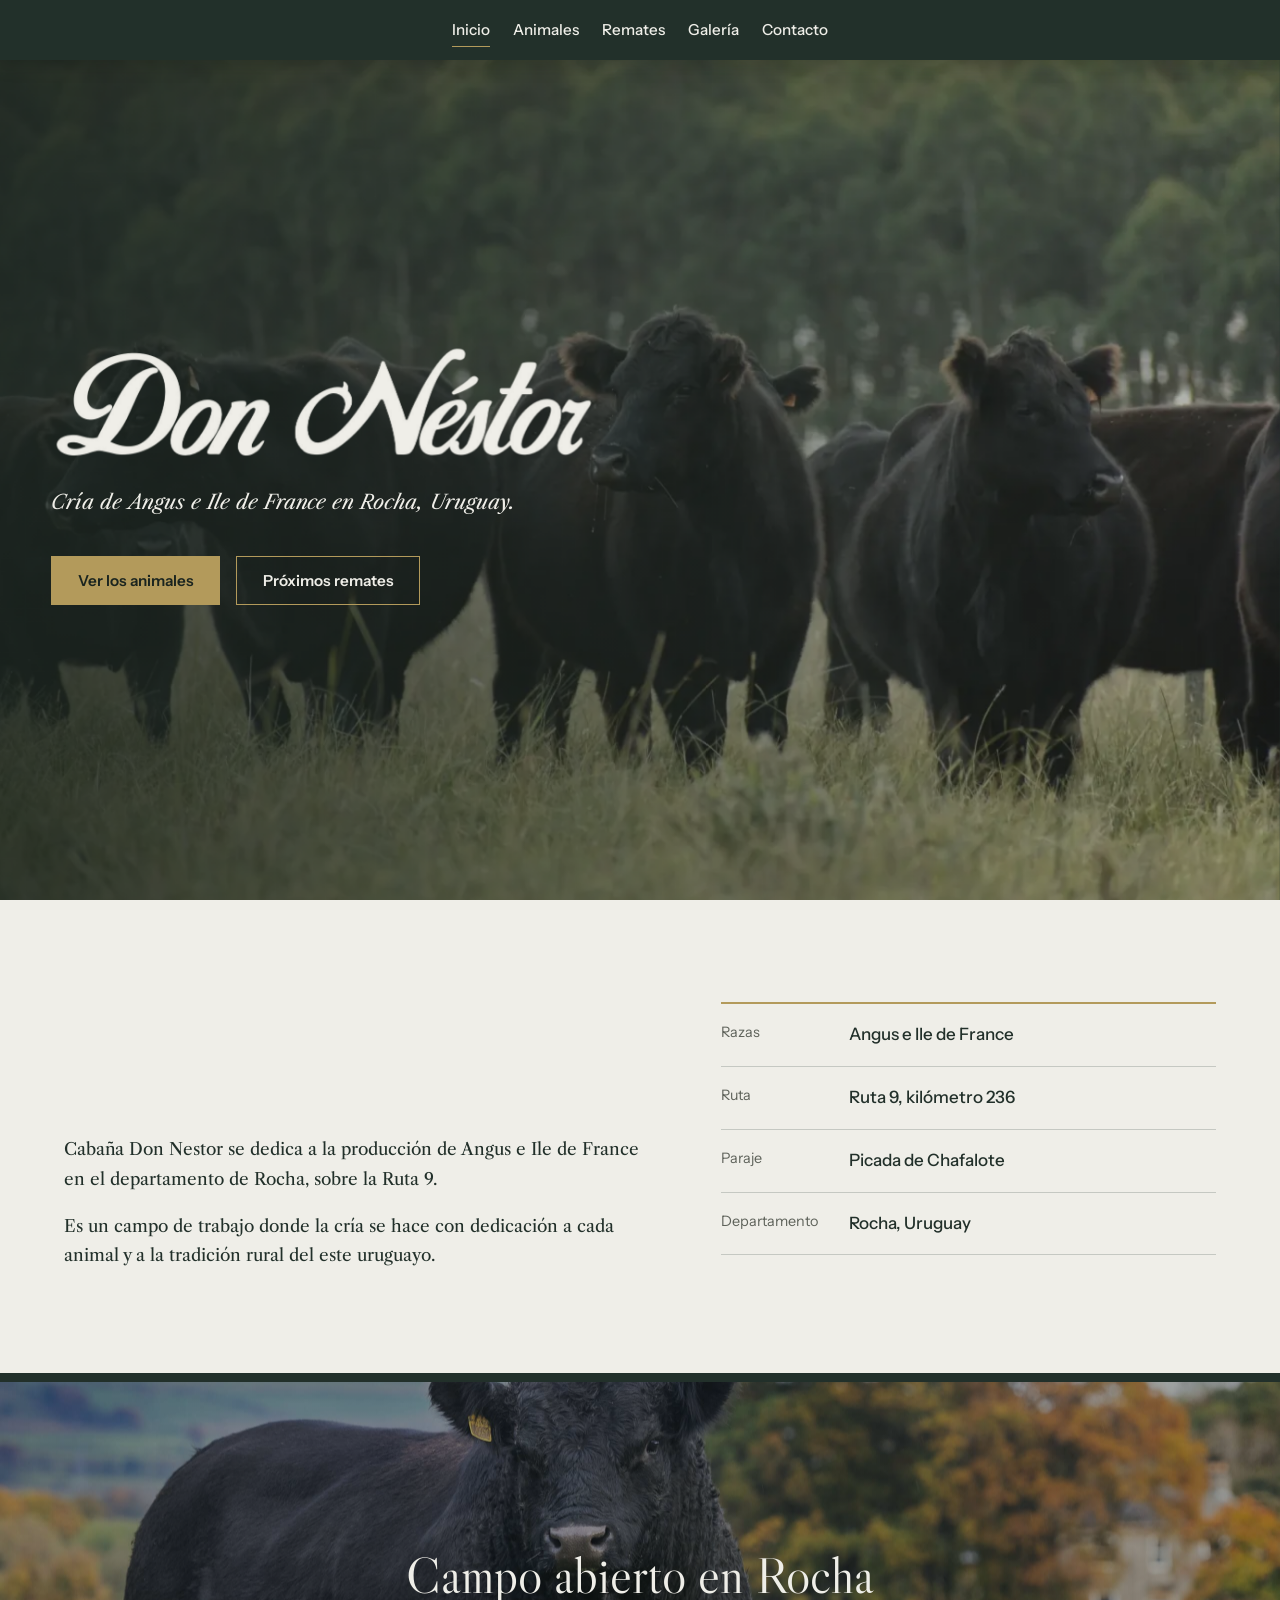
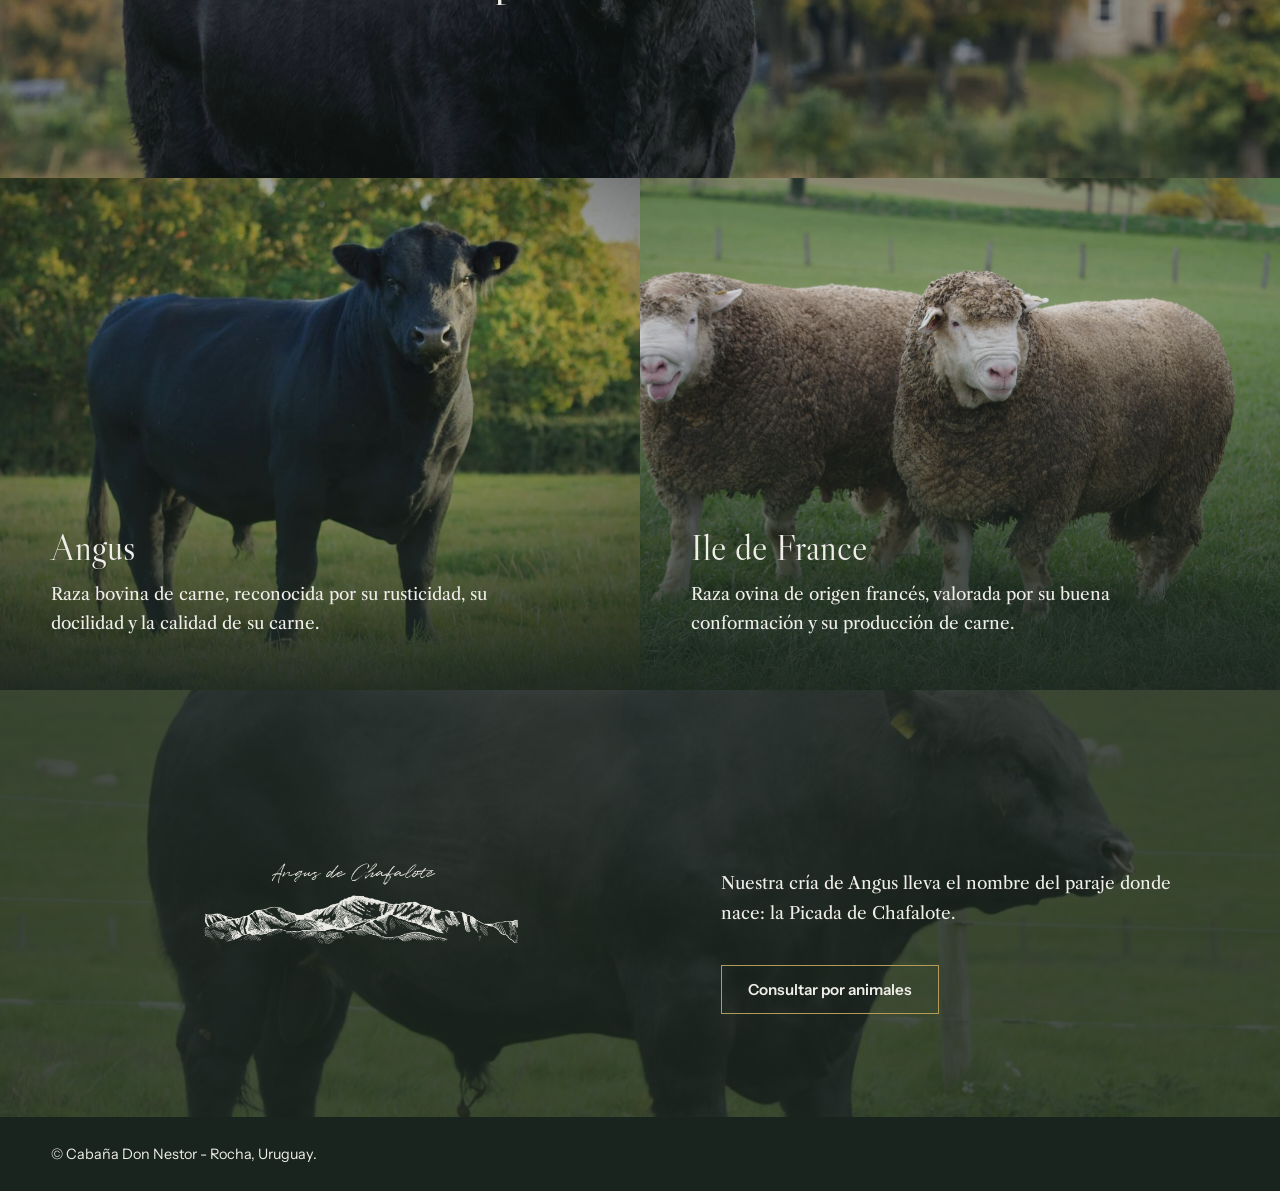
<file: index.html>
<!DOCTYPE html>
<html lang="es">
<head>
<meta charset="utf-8">
<meta name="viewport" content="width=device-width, initial-scale=1">
<title>Cabaña Don Nestor | Angus e Ile de France en Rocha, Uruguay</title>
<meta name="description" content="Cabaña rural dedicada a la cría de Angus e Ile de France, en la Picada de Chafalote, Ruta 9 km 236, Rocha, Uruguay.">
<link rel="preconnect" href="https://fonts.googleapis.com">
<link rel="preconnect" href="https://fonts.gstatic.com" crossorigin>
<link href="https://fonts.googleapis.com/css2?family=Instrument+Sans:wght@400;500;600&family=Libre+Caslon+Display&family=Libre+Caslon+Text:ital,wght@0,400;1,400&display=swap" rel="stylesheet">
<script>document.documentElement.classList.add('js')</script>
<link rel="stylesheet" href="css/styles.css">
<link rel="stylesheet" href="css/extras.css">
</head>
<body>

<header class="cabecera" id="cabecera">
  <nav aria-label="Principal">
    <ul class="menu" id="menu">
      <li><a href="index.html" class="activo">Inicio</a></li>
      <li><a href="catalogo.html">Animales</a></li>
      <li><a href="remates.html">Remates</a></li>
      <li><a href="galeria.html">Galería</a></li>
      <li><a href="contacto.html">Contacto</a></li>
    </ul>
  </nav>
</header>

<div class="logo-flotante" id="logoFlotante">
  <a class="marca" href="index.html">
    <img src="img/logos/logo-principal.png" alt="Logo de Cabaña Don Nestor" onerror="this.parentElement.classList.add('sin-imagen');this.remove()">
    <span class="texto">Cabaña Don Nestor</span>
  </a>
</div>

<main>
  <section class="portada" id="inicio" data-parallax="0.18">
    <div class="contenido" id="contenido-portada">
      <h1 class="marca">
        <img src="img/logos/logo-nombre.png" alt="Cabaña Don Nestor" onerror="this.parentElement.classList.add('sin-imagen');this.remove()">
        <span class="texto">Cabaña Don Nestor</span>
      </h1>
      <p>Cría de Angus e Ile de France en Rocha, Uruguay.</p>
      <div class="botones">
        <a class="boton lleno" href="catalogo.html">Ver los animales</a>
        <a class="boton vacio" href="remates.html">Próximos remates</a>
      </div>
    </div>
    <span class="bajar" aria-hidden="true"></span>
  </section>

  <section class="seccion" id="cabana">
    <div class="ancho dos">
      <div>
        <h2 data-r>Una cabaña rural en la Picada de Chafalote</h2>
        <p data-r style="--i:1">Cabaña Don Nestor se dedica a la producción de Angus e Ile de France en el departamento de Rocha, sobre la Ruta 9.</p>
        <p data-r style="--i:2">Es un campo de trabajo donde la cría se hace con dedicación a cada animal y a la tradición rural del este uruguayo.</p>
      </div>
      <dl class="datos" data-r style="--i:3">
        <div><dt>Razas</dt><dd>Angus e Ile de France</dd></div>
        <div><dt>Ruta</dt><dd>Ruta 9, kilómetro 236</dd></div>
        <div><dt>Paraje</dt><dd>Picada de Chafalote</dd></div>
        <div><dt>Departamento</dt><dd>Rocha, Uruguay</dd></div>
      </dl>
    </div>
  </section>

  <div class="banda banda-campo" data-parallax="0.12">
    <p data-r>Campo abierto en Rocha</p>
  </div>

  <section id="razas" aria-label="Razas">
    <div class="razas">
      <article class="raza raza-angus" data-obs>
        <h3 data-r>Angus</h3>
        <p data-r style="--i:1">Raza bovina de carne, reconocida por su rusticidad, su docilidad y la calidad de su carne.</p>
      </article>
      <article class="raza raza-ile-de-france" data-obs>
        <h3 data-r style="--i:2">Ile de France</h3>
        <p data-r style="--i:3">Raza ovina de origen francés, valorada por su buena conformación y su producción de carne.</p>
      </article>
    </div>
  </section>

  <section class="seccion chafalote" id="chafalote" data-parallax="0.1">
    <div class="ancho dos">
      <div class="marca" data-r>
        <img src="img/logos/logo-angus-chafalote.png" alt="Angus de Chafalote" onerror="this.parentElement.classList.add('sin-imagen');this.remove()">
        <span class="texto">Angus de Chafalote</span>
      </div>
      <div>
        <h2 data-r>Angus de Chafalote</h2>
        <p data-r style="--i:1">Nuestra cría de Angus lleva el nombre del paraje donde nace: la Picada de Chafalote.</p>
        <div class="botones" data-r style="--i:2"><a class="boton vacio" href="catalogo.html">Consultar por animales</a></div>
      </div>
    </div>
  </section>
</main>

<footer>
  <p>&copy; Cabaña Don Nestor - Rocha, Uruguay.</p>
</footer>

<script src="js/main.js"></script>
</body>
</html>
</file>
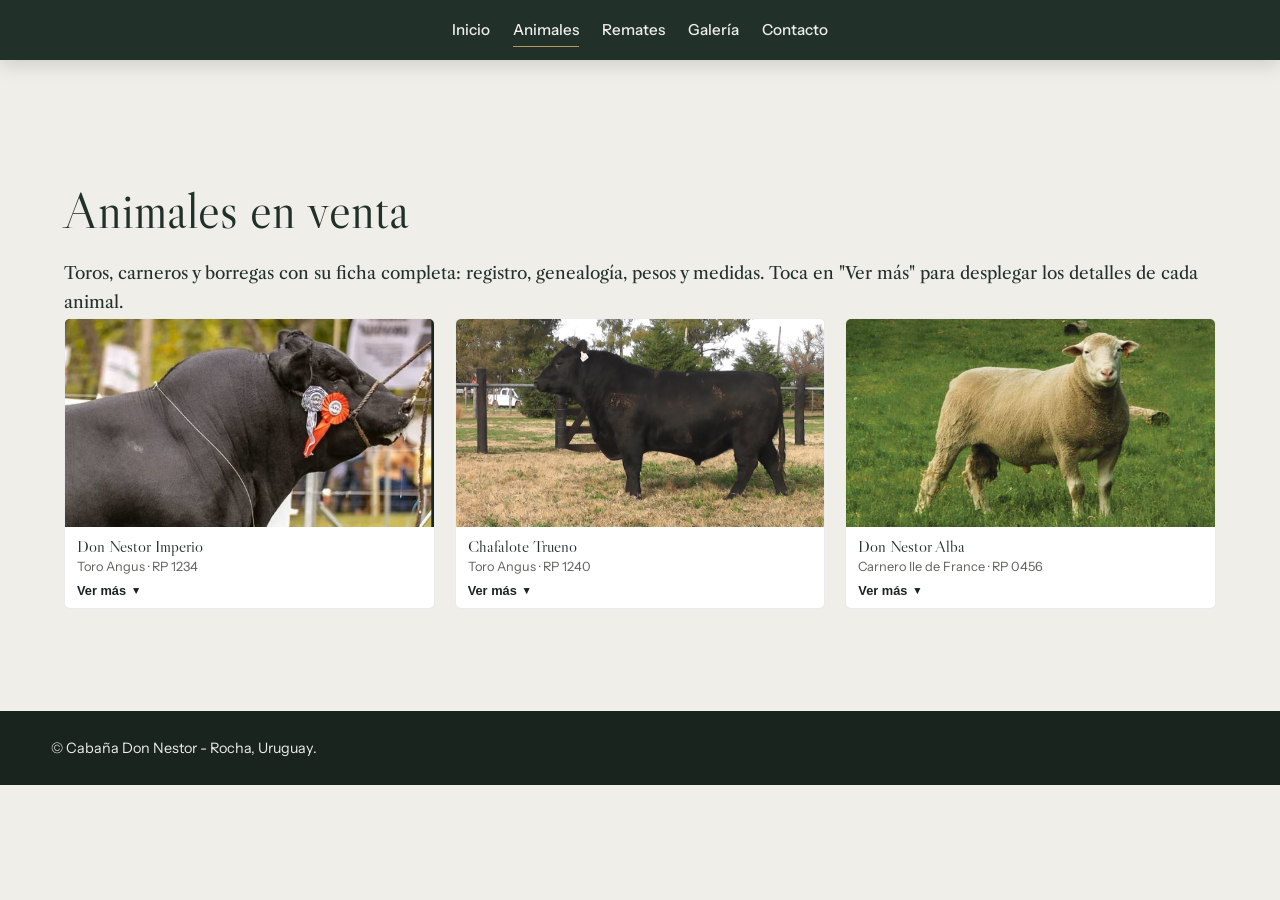
<file: catalogo.html>
<!DOCTYPE html>
<html lang="es">
<head>
<meta charset="utf-8">
<meta name="viewport" content="width=device-width, initial-scale=1">
<title>Animales en Venta | Cabaña Don Nestor</title>
<link rel="preconnect" href="https://fonts.googleapis.com">
<link rel="preconnect" href="https://fonts.gstatic.com" crossorigin>
<link href="https://fonts.googleapis.com/css2?family=Instrument+Sans:wght@400;500;600&family=Libre+Caslon+Display&family=Libre+Caslon+Text:ital,wght@0,400;1,400&display=swap" rel="stylesheet">
<link rel="stylesheet" href="css/styles.css">
<link rel="stylesheet" href="css/extras.css">

<style>
  /* Grilla y tarjetas optimizadas */
  .grilla {
    display: grid !important;
    grid-template-columns: repeat(auto-fill, minmax(18rem, 1fr)) !important;
    gap: 1.25rem !important;
    align-items: start;
  }

  .ficha-card {
    border-radius: 6px;
    overflow: hidden;
    background: #fff;
    border: 1px solid rgba(0, 0, 0, 0.08);
    transition: box-shadow 0.2s ease;
    text-align: left;
    display: flex;
    flex-direction: column;
    width: 100%;
    padding: 0;
  }

  .ficha-card .tarjeta-resumen {
    cursor: pointer;
    display: block;
    width: 100%;
    background: none;
    border: none;
    padding: 0;
    text-align: left;
  }

  .ficha-card .foto {
    position: relative;
    width: 100%;
    aspect-ratio: 16 / 9 !important;
    background: var(--pasto-hondo, #1A241F);
    overflow: hidden;
    display: block;
  }

  .ficha-card .foto img {
    width: 100%;
    height: 100%;
    object-fit: cover !important;
    display: block;
  }

  .ficha-card h3 {
    font-size: 1.05rem !important;
    margin: 0.6rem 0.75rem 0.15rem !important;
    line-height: 1.2 !important;
    color: var(--texto, #1A241F);
  }

  .ficha-card .sub {
    font-size: 0.8rem !important;
    padding: 0 0.75rem 0.6rem !important;
    display: block;
    color: var(--piedra, #5E625A);
  }

  /* Estilo del contenido desplegable (Ficha expandida ultra compacta) */
  .ficha-desplegable {
    max-height: 0;
    overflow: hidden;
    transition: max-height 0.35 ease-out, padding 0.25s ease;
    background: #fcfcfc;
    border-top: 0px solid rgba(0, 0, 0, 0.06);
    padding: 0 0.75rem;
  }

  .ficha-card.abierto .ficha-desplegable {
    max-height: 1000px;
    padding: 0.6rem 0.75rem 0.75rem;
    border-top: 1px solid rgba(0, 0, 0, 0.06);
  }

  /* Diseño compacto para la lista de datos */
  .datos-compactos {
    display: grid;
    grid-template-columns: repeat(2, 1fr);
    gap: 0.35rem 0.5rem;
    font-size: 0.78rem;
    line-height: 1.2;
    margin: 0;
    padding: 0;
  }

  .datos-compactos .dato-item {
    display: flex;
    flex-direction: column;
    background: #f4f5f3;
    padding: 0.25rem 0.4rem;
    border-radius: 3px;
  }

  .datos-compactos .dato-item.ancho-completo {
    grid-column: span 2;
  }

  .datos-compactos dt {
    font-weight: 600;
    color: var(--piedra, #5E625A);
    font-size: 0.7rem;
    text-transform: uppercase;
    letter-spacing: 0.02em;
    margin-bottom: 0.1rem;
  }

  .datos-compactos dd {
    margin: 0;
    color: var(--texto, #1A241F);
    word-break: break-word;
  }

  .badge-estado {
    display: inline-block;
    font-size: 0.72rem;
    font-weight: 600;
    padding: 0.15rem 0.4rem;
    border-radius: 3px;
    background: #e2e8e4;
    color: #1a241f;
    margin-bottom: 0.5rem;
  }

  /* Botón interactivo "Ver más" dentro de la tarjeta */
  .btn-ver-mas {
    display: inline-flex;
    align-items: center;
    gap: 0.3rem;
    margin: 0 0.75rem 0.6rem 0.75rem;
    font-size: 0.8rem;
    font-weight: 600;
    color: var(--pasto-hondo, #1A241F);
    background: none;
    border: none;
    cursor: pointer;
    padding: 0;
  }

  .btn-ver-mas::after {
    content: "▼";
    font-size: 0.65rem;
    transition: transform 0.2s ease;
  }

  .ficha-card.abierto .btn-ver-mas::after {
    transform: rotate(180deg);
  }

  @media (max-width: 480px) {
    .datos-compactos {
      grid-template-columns: 1fr;
    }
    .datos-compactos .dato-item.ancho-completo {
      grid-column: span 1;
    }
  }
</style>
</head>
<body>

<header class="cabecera">
  <nav aria-label="Principal">
    <ul class="menu">
      <li><a href="index.html">Inicio</a></li>
      <li><a href="catalogo.html" class="activo">Animales</a></li>
      <li><a href="remates.html">Remates</a></li>
      <li><a href="galeria.html">Galería</a></li>
      <li><a href="contacto.html">Contacto</a></li>
    </ul>
  </nav>
</header>

<div class="logo-flotante" id="logoFlotante">
  <a class="marca" href="index.html">
    <img src="img/logos/logo-principal.png" alt="Logo de Cabaña Don Nestor" onerror="this.parentElement.classList.add('sin-imagen');this.remove()">
    <span class="texto">Cabaña Don Nestor</span>
  </a>
</div>

<main style="padding-top: 5rem;">
  <section class="seccion" id="catalogo">
    <div class="ancho">
      <h2>Animales en venta</h2>
      <p>Toros, carneros y borregas con su ficha completa: registro, genealogía, pesos y medidas. Toca en "Ver más" para desplegar los detalles de cada animal.</p>
      
      <!-- Grilla de animales -->
      <div class="grilla" id="grilla" aria-live="polite">
        
        <!-- Animal 1 -->
        <div class="ficha-card" id="card-1">
          <div class="tarjeta-resumen" onclick="toggleFicha('card-1')">
            <span class="foto">
              <img src="img/animales/a1.png" alt="Don Nestor Imperio" loading="lazy" onerror="this.style.display='none'">
            </span>
            <h3>Don Nestor Imperio</h3>
            <span class="sub">Toro Angus · RP 1234</span>
          </div>
          <button class="btn-ver-mas" onclick="toggleFicha('card-1')">Ver más</button>
          <div class="ficha-desplegable">
            <span class="badge-estado">En remate</span>
            <dl class="datos-compactos">
              <div class="dato-item"><dt>Raza</dt><dd>Angus</dd></div>
              <div class="dato-item"><dt>Categoría</dt><dd>Toro</dd></div>
              <div class="dato-item"><dt>Registro</dt><dd>Pedigree</dd></div>
              <div class="dato-item"><dt>Identificación</dt><dd>RP 1234</dd></div>
              <div class="dato-item"><dt>Nacimiento</dt><dd>14/08/2024</dd></div>
              <div class="dato-item"><dt>Pelaje</dt><dd>Negro</dd></div>
              <div class="dato-item"><dt>Padre</dt><dd>Don Nestor Bismark (RP 982)</dd></div>
              <div class="dato-item"><dt>Madre</dt><dd>Chafalote Esperanza (RP 810)</dd></div>
              <div class="dato-item"><dt>Peso nacer</dt><dd>34 kg</dd></div>
              <div class="dato-item"><dt>Peso destete</dt><dd>228 kg</dd></div>
              <div class="dato-item"><dt>Peso actual</dt><dd>612 kg (18m)</dd></div>
              <div class="dato-item"><dt>Circ. escrotal</dt><dd>37 cm</dd></div>
              <div class="dato-item ancho-completo"><dt>DEP / EPD</dt><dd>PN +1,2 · Destete +24</dd></div>
              <div class="dato-item ancho-completo"><dt>Remate</dt><dd>Primavera 21/11/2026 · Lote 1</dd></div>
              <div class="dato-item ancho-completo"><dt>Observaciones</dt><dd>Estructura ósea destacada, ancho de lomo y carácter dócil.</dd></div>
            </dl>
            <div class="botones" style="margin-top: 0.6rem;">
              <a class="boton lleno" style="width: 100%; text-align: center; padding: 0.4rem 0.5rem; font-size: 0.8rem;" target="_blank" rel="noopener" href="https://wa.me/59899123456?text=Hola,%20consulto%20por%20Don%20Nestor%20Imperio%20(Toro%20Angus%20·%20RP%201234).">Consultar por WhatsApp</a>
            </div>
          </div>
        </div>

        <!-- Animal 2 -->
        <div class="ficha-card" id="card-2">
          <div class="tarjeta-resumen" onclick="toggleFicha('card-2')">
            <span class="foto">
              <img src="img/animales/a2.png" alt="Chafalote Trueno" loading="lazy" onerror="this.style.display='none'">
            </span>
            <h3>Chafalote Trueno</h3>
            <span class="sub">Toro Angus · RP 1240</span>
          </div>
          <button class="btn-ver-mas" onclick="toggleFicha('card-2')">Ver más</button>
          <div class="ficha-desplegable">
            <span class="badge-estado">Venta permanente</span>
            <dl class="datos-compactos">
              <div class="dato-item"><dt>Raza</dt><dd>Angus</dd></div>
              <div class="dato-item"><dt>Categoría</dt><dd>Toro</dd></div>
              <div class="dato-item"><dt>Registro</dt><dd>Pedigree</dd></div>
              <div class="dato-item"><dt>Identificación</dt><dd>RP 1240</dd></div>
              <div class="dato-item"><dt>Nacimiento</dt><dd>02/09/2024</dd></div>
              <div class="dato-item"><dt>Pelaje</dt><dd>Colorado</dd></div>
              <div class="dato-item"><dt>Padre</dt><dd>Cardenal Red Eye (RP 551)</dd></div>
              <div class="dato-item"><dt>Madre</dt><dd>Chafalote Mandinga (RP 704)</dd></div>
              <div class="dato-item"><dt>Peso nacer</dt><dd>36 kg</dd></div>
              <div class="dato-item"><dt>Peso destete</dt><dd>235 kg</dd></div>
              <div class="dato-item"><dt>Peso actual</dt><dd>598 kg (18m)</dd></div>
              <div class="dato-item"><dt>Circ. escrotal</dt><dd>36 cm</dd></div>
              <div class="dato-item ancho-completo"><dt>DEP / EPD</dt><dd>Peso final +45</dd></div>
              <div class="dato-item ancho-completo"><dt>Observaciones</dt><dd>Toro colorado destacado por profundidad y aptitud carnicera.</dd></div>
            </dl>
            <div class="botones" style="margin-top: 0.6rem;">
              <a class="boton lleno" style="width: 100%; text-align: center; padding: 0.4rem 0.5rem; font-size: 0.8rem;" target="_blank" rel="noopener" href="https://wa.me/59899123456?text=Hola,%20consulto%20por%20Chafalote%20Trueno%20(Toro%20Angus%20·%20RP%201240).">Consultar por WhatsApp</a>
            </div>
          </div>
        </div>

        <!-- Animal 3 -->
        <div class="ficha-card" id="card-3">
          <div class="tarjeta-resumen" onclick="toggleFicha('card-3')">
            <span class="foto">
              <img src="img/animales/o1.png" alt="Don Nestor Alba" loading="lazy" onerror="this.style.display='none'">
            </span>
            <h3>Don Nestor Alba</h3>
            <span class="sub">Carnero Ile de France · RP 0456</span>
          </div>
          <button class="btn-ver-mas" onclick="toggleFicha('card-3')">Ver más</button>
          <div class="ficha-desplegable">
            <span class="badge-estado">Venta permanente</span>
            <dl class="datos-compactos">
              <div class="dato-item"><dt>Raza</dt><dd>Ile de France</dd></div>
              <div class="dato-item"><dt>Categoría</dt><dd>Carnero</dd></div>
              <div class="dato-item"><dt>Registro</dt><dd>Pedigree</dd></div>
              <div class="dato-item"><dt>Identificación</dt><dd>RP 0456</dd></div>
              <div class="dato-item"><dt>Nacimiento</dt><dd>10/03/2025</dd></div>
              <div class="dato-item"><dt>Pelaje</dt><dd>Blanco</dd></div>
              <div class="dato-item"><dt>Padre</dt><dd>Tres Árboles Zapatito</dd></div>
              <div class="dato-item"><dt>Madre</dt><dd>Don Nestor Reina (RP 210)</dd></div>
              <div class="dato-item"><dt>Peso nacer</dt><dd>4,6 kg</dd></div>
              <div class="dato-item"><dt>Peso destete</dt><dd>32 kg</dd></div>
              <div class="dato-item"><dt>Peso actual</dt><dd>88 kg</dd></div>
              <div class="dato-item"><dt>Circ. escrotal</dt><dd>34 cm</dd></div>
              <div class="dato-item ancho-completo"><dt>Observaciones</dt><dd>Imponente tipo carnicero, prolífico y aplos correctos.</dd></div>
            </dl>
            <div class="botones" style="margin-top: 0.6rem;">
              <a class="boton lleno" style="width: 100%; text-align: center; padding: 0.4rem 0.5rem; font-size: 0.8rem;" target="_blank" rel="noopener" href="https://wa.me/59899123456?text=Hola,%20consulto%20por%20Don%20Nestor%20Alba%20(Carnero%20Ile%20de%20France%20·%20RP%200456).">Consultar por WhatsApp</a>
            </div>
          </div>
        </div>

      </div>
    </div>
  </section>
</main>

<footer>
  <p>&copy; Cabaña Don Nestor - Rocha, Uruguay.</p>
</footer>

<script>
  function toggleFicha(cardId) {
    const card = document.getElementById(cardId);
    card.classList.toggle('abierto');
  }
</script>
<script src="js/main.js"></script>
</body>
</html>
</file>
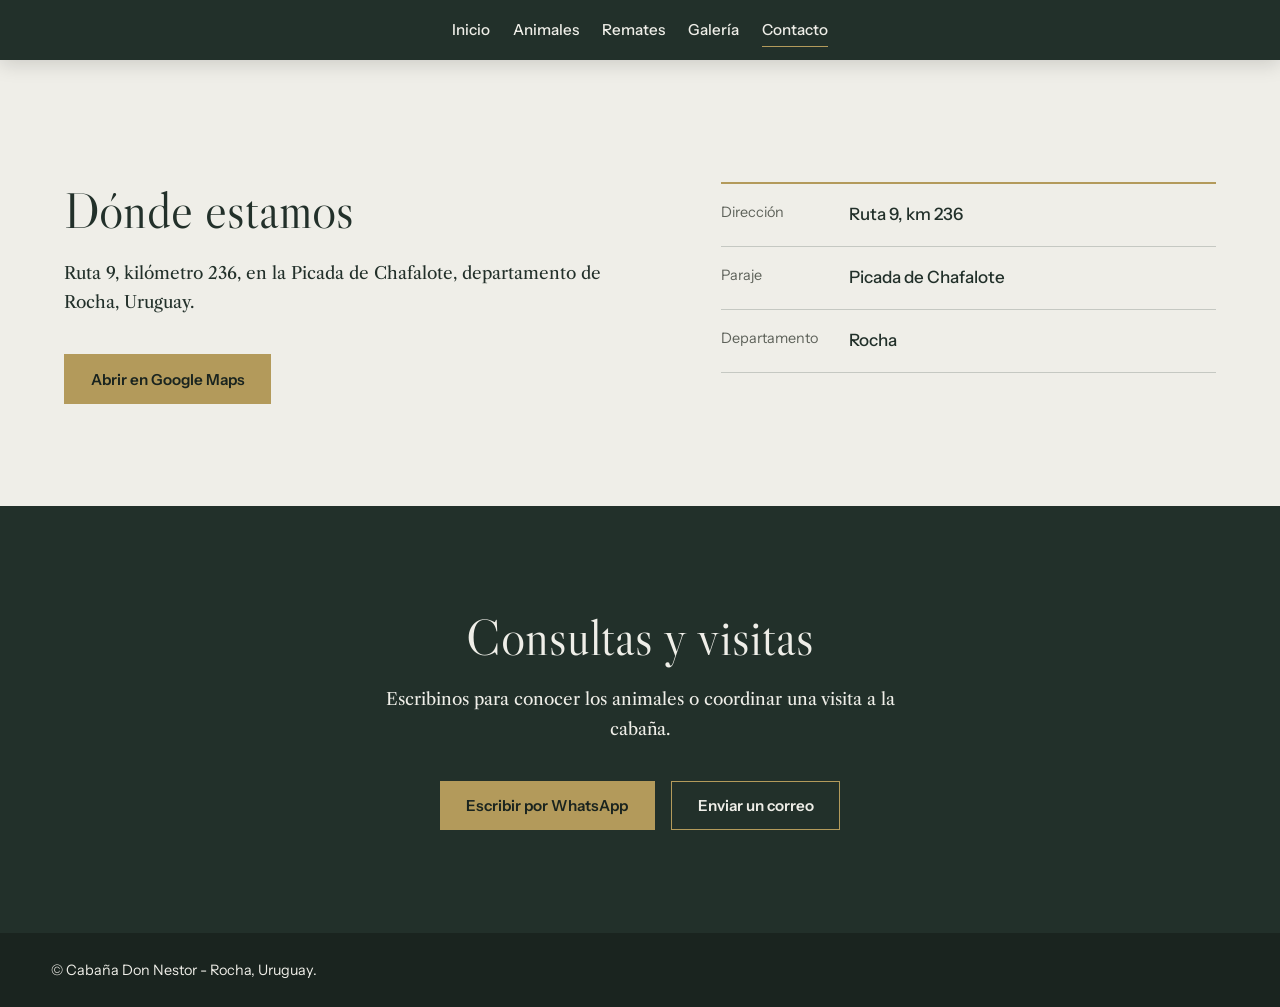
<file: contacto.html>
<!DOCTYPE html>
<html lang="es">
<head>
<meta charset="utf-8">
<meta name="viewport" content="width=device-width, initial-scale=1">
<title>Contacto y Ubicación | Cabaña Don Nestor</title>
<link rel="preconnect" href="https://fonts.googleapis.com">
<link rel="preconnect" href="https://fonts.gstatic.com" crossorigin>
<link href="https://fonts.googleapis.com/css2?family=Instrument+Sans:wght@400;500;600&family=Libre+Caslon+Display&family=Libre+Caslon+Text:ital,wght@0,400;1,400&display=swap" rel="stylesheet">
<link rel="stylesheet" href="css/styles.css">
<link rel="stylesheet" href="css/extras.css">
</head>
<body>

<header class="cabecera">
  <nav aria-label="Principal">
    <ul class="menu">
      <li><a href="index.html">Inicio</a></li>
      <li><a href="catalogo.html">Animales</a></li>
      <li><a href="remates.html">Remates</a></li>
      <li><a href="galeria.html">Galería</a></li>
      <li><a href="contacto.html" class="activo">Contacto</a></li>
    </ul>
  </nav>
</header>

<div class="logo-flotante" id="logoFlotante">
  <a class="marca" href="index.html">
    <img src="img/logos/logo-principal.png" alt="Logo de Cabaña Don Nestor" onerror="this.parentElement.classList.add('sin-imagen');this.remove()">
    <span class="texto">Cabaña Don Nestor</span>
  </a>
</div>

<main style="padding-top: 5rem;">
  <section class="seccion" id="ubicacion">
    <div class="ancho dos">
      <div>
        <h2>Dónde estamos</h2>
        <p>Ruta 9, kilómetro 236, en la Picada de Chafalote, departamento de Rocha, Uruguay.</p>
        <div class="botones">
          <a class="boton lleno" href="https://www.google.com/maps/search/?api=1&query=Ruta+9+km+236+Rocha+Uruguay" target="_blank" rel="noopener">Abrir en Google Maps</a>
        </div>
      </div>
      <dl class="datos">
        <div><dt>Dirección</dt><dd>Ruta 9, km 236</dd></div>
        <div><dt>Paraje</dt><dd>Picada de Chafalote</dd></div>
        <div><dt>Departamento</dt><dd>Rocha</dd></div>
      </dl>
    </div>
  </section>

  <section class="seccion contacto" id="contacto">
    <h2>Consultas y visitas</h2>
    <p>Escribinos para conocer los animales o coordinar una visita a la cabaña.</p>
    <div class="botones">
      <a class="boton lleno" href="https://wa.me/59899123456" target="_blank" rel="noopener">Escribir por WhatsApp</a>
      <a class="boton vacio" href="mailto:correo@ejemplo.com">Enviar un correo</a>
    </div>
  </section>
</main>

<footer>
  <p>&copy; Cabaña Don Nestor - Rocha, Uruguay.</p>
</footer>

<script src="js/main.js"></script>
</body>
</html>
</file>
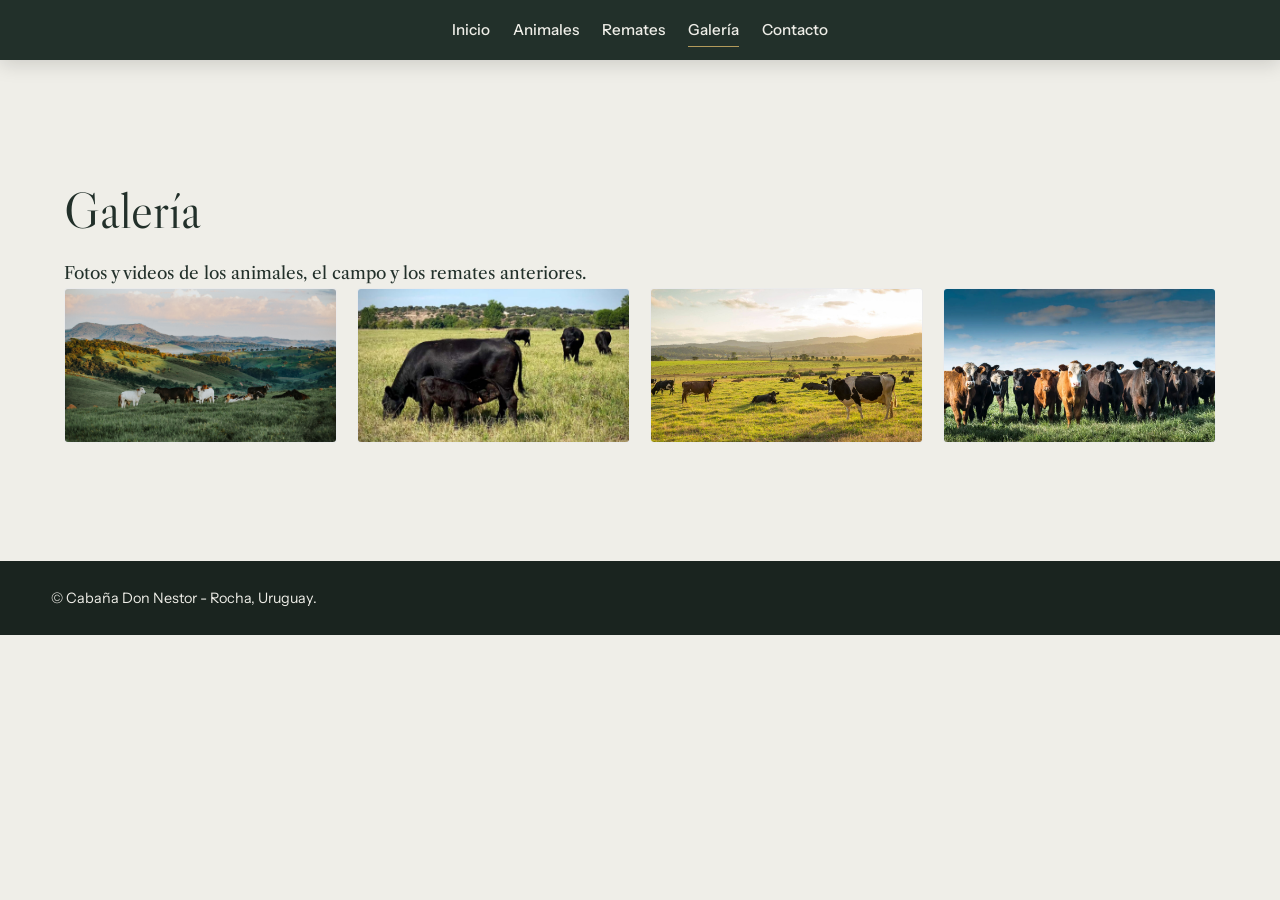
<file: galeria.html>
<!DOCTYPE html>
<html lang="es">
<head>
<meta charset="utf-8">
<meta name="viewport" content="width=device-width, initial-scale=1">
<title>Galería | Cabaña Don Nestor</title>
<link rel="preconnect" href="https://fonts.googleapis.com">
<link rel="preconnect" href="https://fonts.gstatic.com" crossorigin>
<link href="https://fonts.googleapis.com/css2?family=Instrument+Sans:wght@400;500;600&family=Libre+Caslon+Display&family=Libre+Caslon+Text:ital,wght@0,400;1,400&display=swap" rel="stylesheet">
<link rel="stylesheet" href="css/styles.css">
<link rel="stylesheet" href="css/extras.css">

<style>
  .galeria {
    display: grid !important;
    grid-template-columns: repeat(auto-fill, minmax(16rem, 1fr)) !important;
    gap: 1.25rem !important;
  }

  .galeria button {
    background: #fff;
    border: 1px solid rgba(0, 0, 0, 0.08);
    padding: 0;
    cursor: pointer;
    border-radius: 4px;
    overflow: hidden;
    text-align: left;
    display: block;
    width: 100%;
    transition: transform 0.2s ease;
  }

  .galeria button:active {
    transform: scale(0.98);
  }

  .galeria img {
    width: 100%;
    aspect-ratio: 16 / 9 !important;
    object-fit: cover !important;
    display: block;
  }

  /* Visor de pantalla completa unificado con el estilo del catálogo */
  dialog.visor {
    padding: 0;
    background: rgba(0, 0, 0, 0.92);
    border: none;
    max-width: 90vw;
    max-height: 90vh;
    border-radius: 8px;
    position: relative;
  }

  dialog.visor img {
    max-width: 100%;
    max-height: 75vh;
    display: block;
    margin: 0 auto;
    object-fit: contain;
  }

  dialog.visor p {
    color: #fff;
    text-align: center;
    padding: 1rem;
    font-size: 1rem;
    margin: 0;
  }

  /* Botón de cierre estandarizado idéntico al del catálogo */
  dialog.visor .cerrar {
    position: absolute;
    top: 0.75rem;
    right: 0.75rem;
    background: rgba(0, 0, 0, 0.6);
    color: #fff;
    border: 1px solid rgba(255, 255, 255, 0.2);
    font-size: 1.25rem;
    width: 2rem;
    height: 2rem;
    border-radius: 4px;
    cursor: pointer;
    display: flex;
    align-items: center;
    justify-content: center;
    transition: background 0.2s ease;
  }

  dialog.visor .cerrar:hover {
    background: rgba(0, 0, 0, 0.85);
  }

  @media (max-width: 600px) {
    main {
      padding-top: 4.2rem !important;
    }
    .seccion {
      padding: 1.5rem 0.75rem !important;
    }
    .seccion h2 {
      font-size: 1.8rem !important;
      margin-bottom: 0.5rem !important;
    }
    .galeria {
      grid-template-columns: 1fr !important;
      gap: 1rem !important;
    }
  }
</style>
</head>
<body>

<header class="cabecera">
  <nav aria-label="Principal">
    <ul class="menu">
      <li><a href="index.html">Inicio</a></li>
      <li><a href="catalogo.html">Animales</a></li>
      <li><a href="remates.html">Remates</a></li>
      <li><a href="galeria.html" class="activo">Galería</a></li>
      <li><a href="contacto.html">Contacto</a></li>
    </ul>
  </nav>
</header>

<div class="logo-flotante" id="logoFlotante">
  <a class="marca" href="index.html">
    <img src="img/logos/logo-principal.png" alt="Logo de Cabaña Don Nestor" onerror="this.parentElement.classList.add('sin-imagen');this.remove()">
    <span class="texto">Cabaña Don Nestor</span>
  </a>
</div>

<main style="padding-top: 5rem;">
  <section class="seccion" id="galeria">
    <div class="ancho">
      <h2>Galería</h2>
      <p>Fotos y videos de los animales, el campo y los remates anteriores.</p>
      
      <div class="galeria" id="galeria-grid">
        
        <button onclick="abrirVisor('img/galeria/g1.png', 'Lote de toros Angus al atardecer en Chafalote')" aria-label="Lote de toros Angus al atardecer en Chafalote">
          <img src="img/galeria/g1.png" alt="Lote de toros Angus" loading="lazy" onerror="this.style.display='none'">
        </button>

        <button onclick="abrirVisor('img/galeria/g2.png', 'Majada Ile de France en pasturas naturales')" aria-label="Majada Ile de France en pasturas naturales">
          <img src="img/galeria/g2.png" alt="Majada Ile de France" loading="lazy" onerror="this.style.display='none'">
        </button>

        <button onclick="abrirVisor('img/galeria/g3.png', 'Detalle de estructura y conformación carnicera')" aria-label="Detalle de estructura y conformación carnicera">
          <img src="img/galeria/g3.png" alt="Conformación carnicera" loading="lazy" onerror="this.style.display='none'">
        </button>

        <button onclick="abrirVisor('img/galeria/g4.png', 'Vista panorámica de la cabaña sobre Ruta 9')" aria-label="Vista panorámica de la cabaña sobre Ruta 9">
          <img src="img/galeria/g4.png" alt="Vista panorámica de la cabaña" loading="lazy" onerror="this.style.display='none'">
        </button>

      </div>
    </div>
  </section>
</main>

<footer>
  <p>&copy; Cabaña Don Nestor - Rocha, Uruguay.</p>
</footer>

<dialog id="visor-dlg" class="visor" aria-label="Visor de galería">
  <button class="cerrar" aria-label="Cerrar" onclick="document.getElementById('visor-dlg').close()">×</button>
  <div id="visor-cont"></div>
</dialog>

<script>
  function abrirVisor(src, titulo) {
    const visorCont = document.getElementById('visor-cont');
    const visorDlg = document.getElementById('visor-dlg');
    
    visorCont.innerHTML = `
      <img src="${src}" alt="${titulo}" onerror="this.style.display='none'">
      <p>${titulo}</p>
    `;
    visorDlg.showModal();
  }

  document.querySelectorAll('dialog').forEach(d => {
    d.addEventListener('click', e => { if (e.target === d || e.target.closest('.cerrar')) d.close(); });
  });
</script>
<script src="js/main.js"></script>
</body>
</html>
</file>
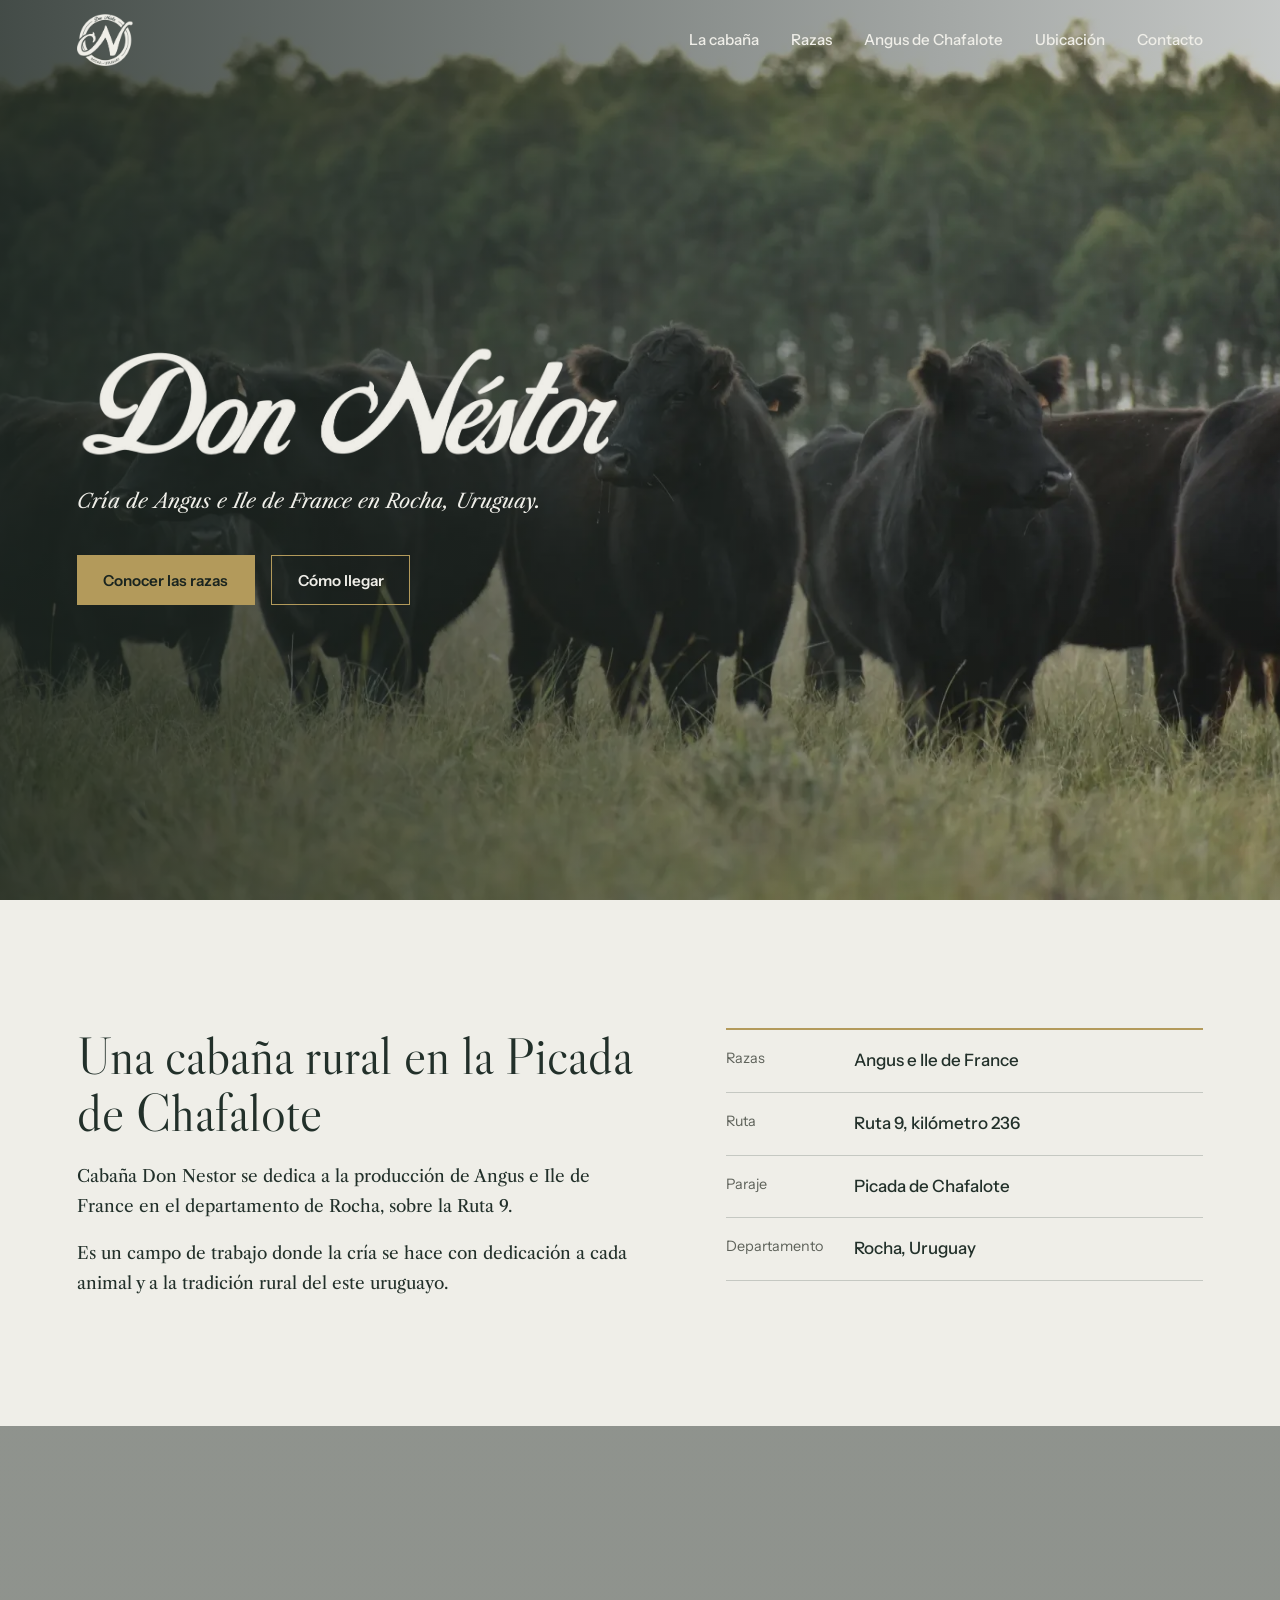
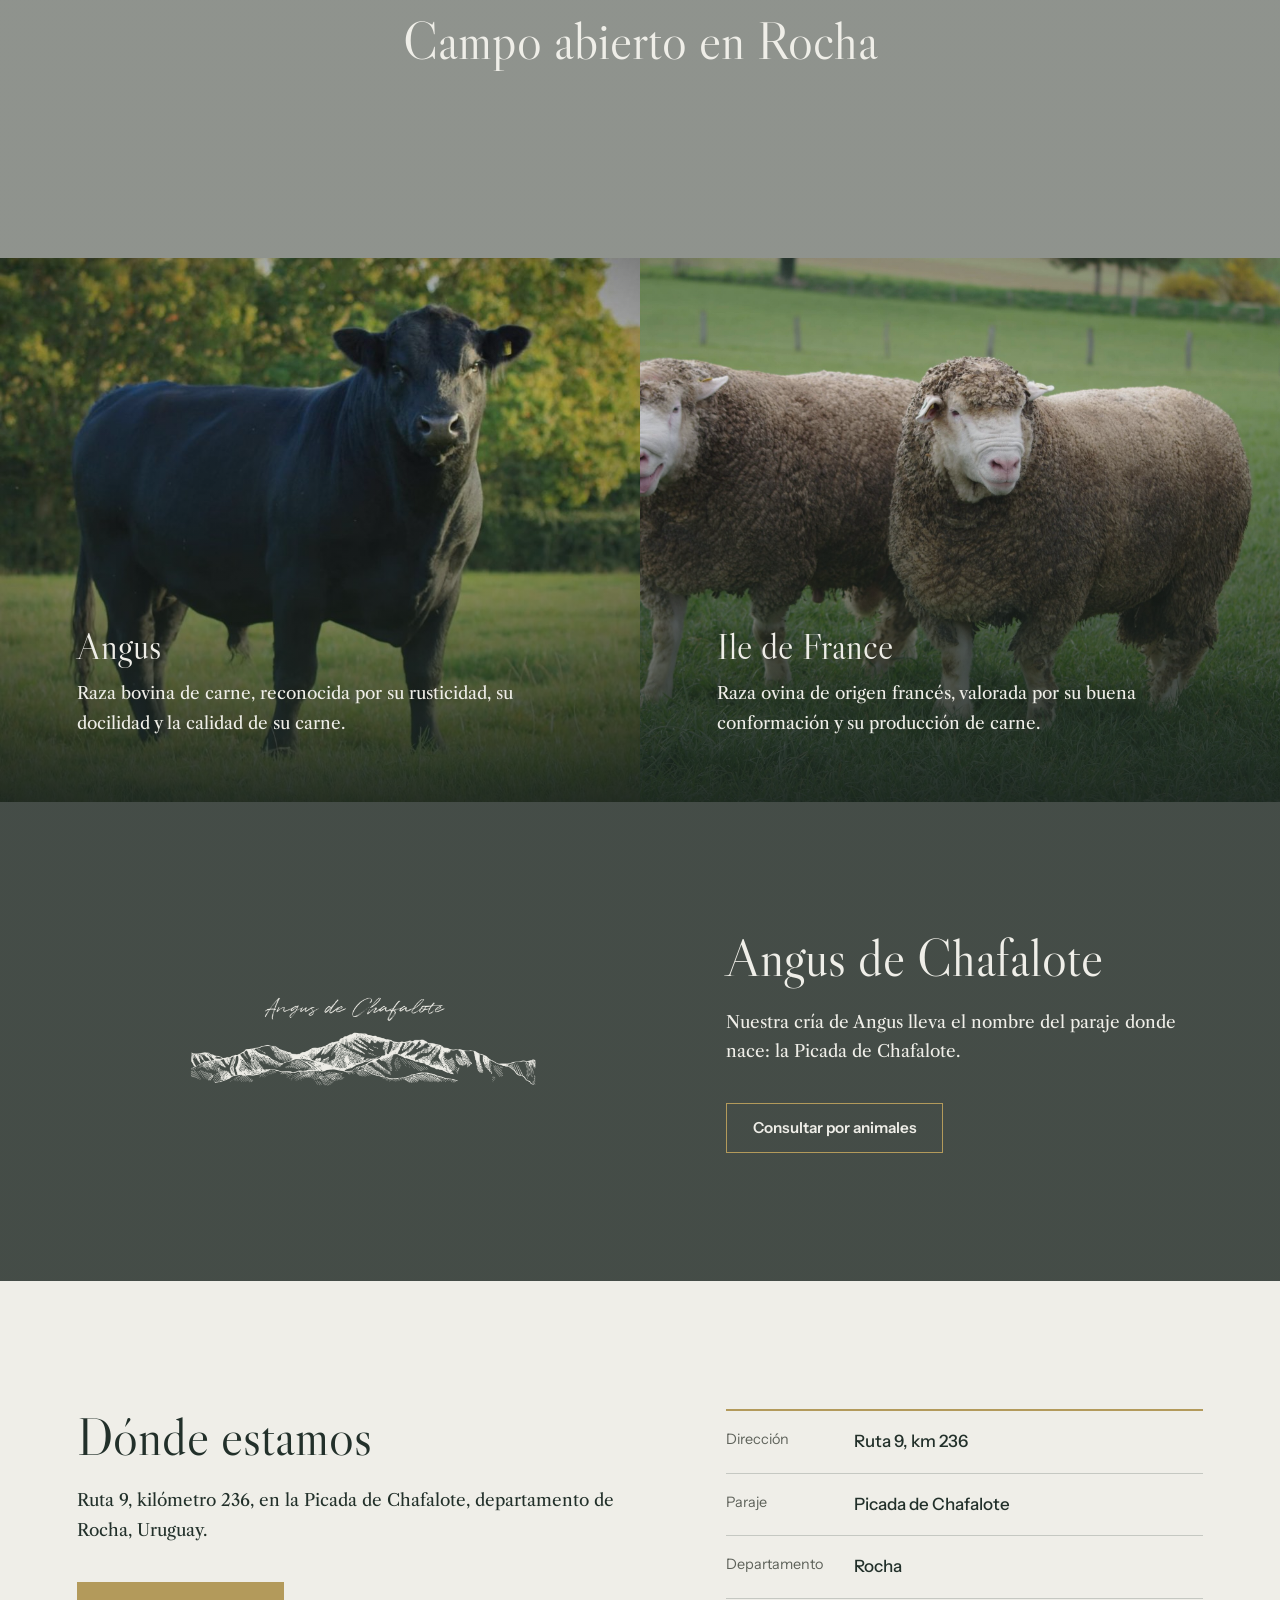
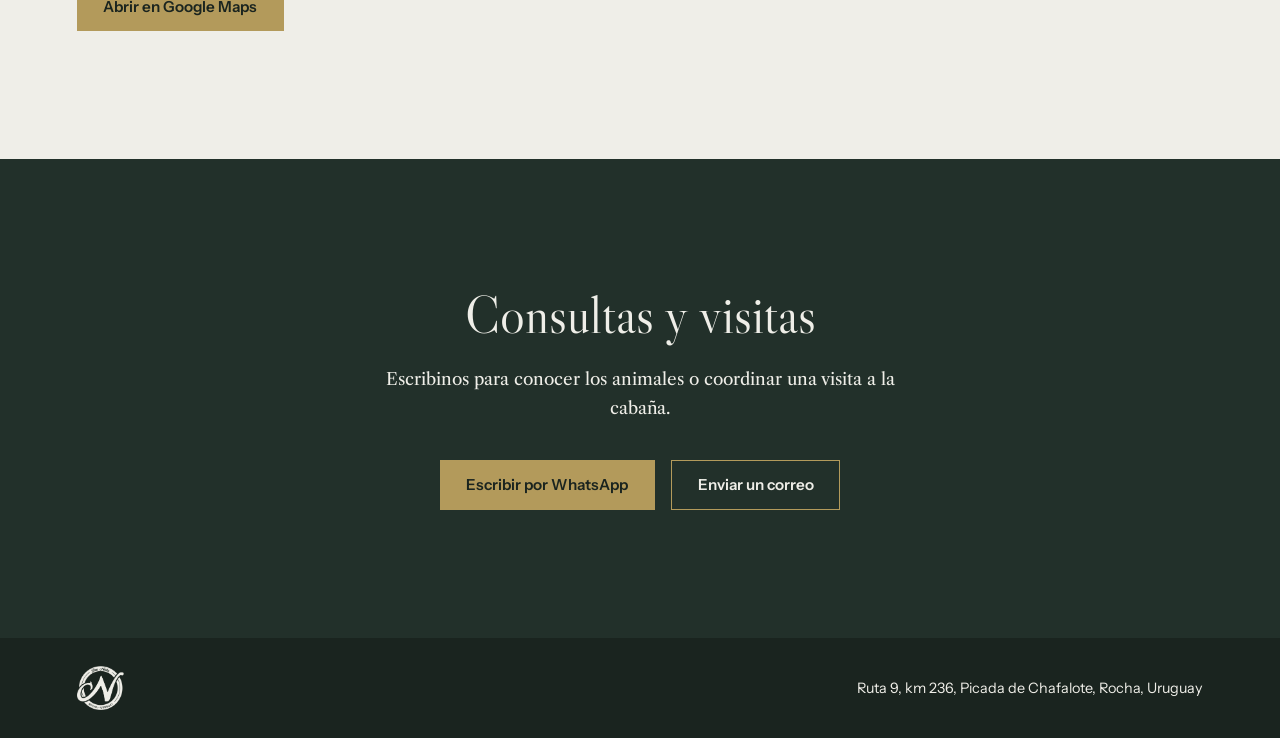
<file: inicio.html>
<!DOCTYPE html>
<html lang="es">
<head>
<meta charset="utf-8">
<meta name="viewport" content="width=device-width, initial-scale=1">
<title>Cabaña Don Nestor | Angus e Ile de France en Rocha, Uruguay</title>
<meta name="description" content="Cabaña rural dedicada a la cría de Angus e Ile de France, en la Picada de Chafalote, Ruta 9 km 236, Rocha, Uruguay.">
<link rel="preconnect" href="https://fonts.googleapis.com">
<link rel="preconnect" href="https://fonts.gstatic.com" crossorigin>
<link href="https://fonts.googleapis.com/css2?family=Instrument+Sans:wght@400;500;600&family=Libre+Caslon+Display&family=Libre+Caslon+Text:ital,wght@0,400;1,400&display=swap" rel="stylesheet">
<style>
:root{
  --pasto:#22302A; --pasto-hondo:#1A241F; --hueso:#EFEEE8; --paja:#B39A5B; --piedra:#5E625A;
  --display:"Libre Caslon Display","Times New Roman",serif;
  --texto:"Libre Caslon Text",Georgia,serif;
  --ui:"Instrument Sans",system-ui,sans-serif;
  --lado:clamp(1.25rem,6vw,5rem);
}
*{box-sizing:border-box;margin:0}
html{scroll-behavior:smooth;scroll-padding-top:5rem}
body{font-family:var(--texto);font-size:1.0625rem;line-height:1.75;color:var(--pasto);background:var(--hueso)}
img{max-width:100%;display:block}
a{color:inherit}
a:focus-visible,button:focus-visible{outline:2px solid var(--paja);outline-offset:3px}
h1,h2,h3{font-family:var(--display);font-weight:400;line-height:1.1}
h2{font-size:clamp(2rem,4.5vw,3.25rem);margin-bottom:1.25rem}
h3{font-size:clamp(1.75rem,3vw,2.25rem);margin-bottom:.75rem}
p+p{margin-top:1em}
.seccion{padding:clamp(4rem,10vw,8rem) var(--lado)}
.ancho{max-width:72rem;margin:0 auto}

/* Los logos son imagen; si falta el archivo se muestra el texto */
.marca .texto{position:absolute;width:1px;height:1px;overflow:hidden;clip:rect(0 0 0 0)}
.marca.sin-imagen .texto{position:static;width:auto;height:auto;clip:auto;font-family:var(--display);font-size:1.6rem}

/* Encabezado */
.cabecera{position:fixed;inset:0 0 auto;z-index:10;display:flex;align-items:center;justify-content:space-between;gap:1.5rem;padding:.9rem var(--lado);color:var(--hueso);transition:background .3s}
.cabecera.fijo,.cabecera.abierto{background:var(--pasto)}
.cabecera .logo img{height:3.25rem;width:auto}
.menu{display:flex;gap:2rem;list-style:none;padding:0;font-family:var(--ui);font-size:.95rem;font-weight:500}
.menu a{text-decoration:none;padding:.4rem 0;border-bottom:1px solid transparent}
.menu a:hover{border-color:var(--paja)}
.burger{display:none;background:none;border:1px solid currentColor;color:inherit;font:500 .9rem var(--ui);padding:.5rem .9rem;cursor:pointer}

/* Portada: reemplazá img/fondos/portada.jpg */
.portada{min-height:100svh;display:flex;align-items:center;padding:7rem var(--lado) 4rem;color:var(--hueso);
  background:linear-gradient(90deg,rgba(26,36,31,.82),rgba(26,36,31,.25)),url(img/fondos/portada.jpg) center/cover,var(--pasto)}
.portada .contenido{max-width:38rem;animation:entrar 1.2s ease-out both}
.portada h1 img{width:min(34rem,82vw);height:auto}
.portada h1.marca.sin-imagen .texto{font-size:clamp(3rem,8vw,5.5rem)}
.portada p{margin-top:1.5rem;font-size:1.25rem;font-style:italic}
.botones{display:flex;flex-wrap:wrap;gap:1rem;margin-top:2.25rem}
.boton{display:inline-block;font:600 .95rem var(--ui);text-decoration:none;padding:.9rem 1.6rem;border:1px solid var(--paja);transition:background .2s,color .2s}
.boton.lleno{background:var(--paja);color:var(--pasto-hondo)}
.boton.lleno:hover{background:var(--hueso);border-color:var(--hueso)}
.boton.vacio{color:inherit}
.boton.vacio:hover{background:var(--paja);color:var(--pasto-hondo)}
@keyframes entrar{from{opacity:0;transform:translateY(24px)}to{opacity:1;transform:none}}

/* La cabaña */
.dos{display:grid;grid-template-columns:1.2fr 1fr;gap:clamp(2rem,6vw,6rem);align-items:start}
.datos{border-top:2px solid var(--paja);font-family:var(--ui)}
.datos div{display:grid;grid-template-columns:7rem 1fr;gap:1rem;padding:1rem 0;border-bottom:1px solid rgba(34,48,42,.2)}
.datos dt{color:var(--piedra);font-size:.9rem}
.datos dd{font-weight:500}

/* Bandas con fondo fijo: reemplazá los archivos en img/fondos/ */
.banda{min-height:48vh;display:grid;place-items:center;padding:3rem var(--lado);text-align:center;color:var(--hueso);
  background:linear-gradient(rgba(26,36,31,.45),rgba(26,36,31,.45)),var(--img) center/cover fixed,var(--pasto)}
.banda p{font:clamp(1.75rem,4.5vw,3.25rem)/1.15 var(--display)}

/* Razas */
.razas{display:grid;grid-template-columns:1fr 1fr}
.raza{min-height:34rem;display:flex;flex-direction:column;justify-content:flex-end;padding:clamp(2rem,5vw,4.5rem) var(--lado);color:var(--hueso);
  background:linear-gradient(to top,rgba(26,36,31,.9),rgba(26,36,31,.1) 75%),var(--img) center/cover,var(--pasto-hondo)}
.raza p{max-width:28rem}

/* Angus de Chafalote */
.chafalote{color:var(--hueso);background:linear-gradient(rgba(26,36,31,.8),rgba(26,36,31,.8)),url(img/fondos/chafalote.jpg) center/cover fixed,var(--pasto-hondo)}
.chafalote .dos{align-items:center}
.chafalote img{width:min(22rem,100%);margin:0 auto}
.chafalote .marca.sin-imagen .texto{font-size:2.5rem}

/* Contacto */
.contacto{background:var(--pasto);color:var(--hueso);text-align:center}
.contacto p{max-width:34rem;margin:0 auto}
.contacto .botones{justify-content:center}
footer{display:flex;flex-wrap:wrap;align-items:center;justify-content:space-between;gap:1rem;padding:1.75rem var(--lado);background:var(--pasto-hondo);color:var(--hueso);font:.9rem var(--ui)}
footer img{height:2.75rem;width:auto}

@media (max-width:860px){
  .burger{display:block}
  .menu{display:none;position:absolute;inset:100% 0 auto;flex-direction:column;gap:0;background:var(--pasto);padding:.5rem var(--lado) 1.5rem}
  .cabecera.abierto .menu{display:flex}
  .menu a{display:block;padding:.8rem 0}
  .dos,.razas{grid-template-columns:1fr}
  .banda,.chafalote{background-attachment:scroll}
}
@media (prefers-reduced-motion:reduce){
  html{scroll-behavior:auto}
  .portada .contenido{animation:none}
}
</style>
</head>
<body>

<header class="cabecera" id="cabecera">
  <a class="logo marca" href="#inicio">
    <img src="img/logos/logo-principal.png" alt="Logo de Cabaña Don Nestor" onerror="this.parentElement.classList.add('sin-imagen');this.remove()">
    <span class="texto">Cabaña Don Nestor</span>
  </a>
  <button class="burger" id="burger" aria-expanded="false" aria-controls="menu">Menú</button>
  <nav aria-label="Principal">
    <ul class="menu" id="menu">
      <li><a href="#cabana">La cabaña</a></li>
      <li><a href="#razas">Razas</a></li>
      <li><a href="#chafalote">Angus de Chafalote</a></li>
      <li><a href="#ubicacion">Ubicación</a></li>
      <li><a href="#contacto">Contacto</a></li>
    </ul>
  </nav>
</header>

<main>
  <section class="portada" id="inicio">
    <div class="contenido">
      <h1 class="marca">
        <img src="img/logos/logo-nombre.png" alt="Cabaña Don Nestor" onerror="this.parentElement.classList.add('sin-imagen');this.remove()">
        <span class="texto">Cabaña Don Nestor</span>
      </h1>
      <p>Cría de Angus e Ile de France en Rocha, Uruguay.</p>
      <div class="botones">
        <a class="boton lleno" href="#razas">Conocer las razas</a>
        <a class="boton vacio" href="#ubicacion">Cómo llegar</a>
      </div>
    </div>
  </section>

  <section class="seccion" id="cabana">
    <div class="ancho dos">
      <div>
        <h2>Una cabaña rural en la Picada de Chafalote</h2>
        <p>Cabaña Don Nestor se dedica a la producción de Angus e Ile de France en el departamento de Rocha, sobre la Ruta 9.</p>
        <p>Es un campo de trabajo donde la cría se hace con dedicación a cada animal y a la tradición rural del este uruguayo.</p>
      </div>
      <dl class="datos">
        <div><dt>Razas</dt><dd>Angus e Ile de France</dd></div>
        <div><dt>Ruta</dt><dd>Ruta 9, kilómetro 236</dd></div>
        <div><dt>Paraje</dt><dd>Picada de Chafalote</dd></div>
        <div><dt>Departamento</dt><dd>Rocha, Uruguay</dd></div>
      </dl>
    </div>
  </section>

  <div class="banda" style="--img:url(img/fondos/campo.jpg)">
    <p>Campo abierto en Rocha</p>
  </div>

  <section id="razas" aria-label="Razas">
    <div class="razas">
      <article class="raza" style="--img:url(img/fondos/angus.jpg)">
        <h3>Angus</h3>
        <p>Raza bovina de carne, reconocida por su rusticidad, su docilidad y la calidad de su carne.</p>
      </article>
      <article class="raza" style="--img:url(img/fondos/ile-de-france.jpg)">
        <h3>Ile de France</h3>
        <p>Raza ovina de origen francés, valorada por su buena conformación y su producción de carne.</p>
      </article>
    </div>
  </section>

  <section class="seccion chafalote" id="chafalote">
    <div class="ancho dos">
      <div class="marca">
        <img src="img/logos/logo-angus-chafalote.png" alt="Angus de Chafalote" onerror="this.parentElement.classList.add('sin-imagen');this.remove()">
        <span class="texto">Angus de Chafalote</span>
      </div>
      <div>
        <h2>Angus de Chafalote</h2>
        <p>Nuestra cría de Angus lleva el nombre del paraje donde nace: la Picada de Chafalote.</p>
        <div class="botones"><a class="boton vacio" href="#contacto">Consultar por animales</a></div>
      </div>
    </div>
  </section>

  <section class="seccion" id="ubicacion">
    <div class="ancho dos">
      <div>
        <h2>Dónde estamos</h2>
        <p>Ruta 9, kilómetro 236, en la Picada de Chafalote, departamento de Rocha, Uruguay.</p>
        <div class="botones">
          <!-- Ajustá el enlace si querés apuntar a la ubicación exacta del campo -->
          <a class="boton lleno" href="https://www.google.com/maps/search/?api=1&query=Ruta+9+km+236+Rocha+Uruguay" target="_blank" rel="noopener">Abrir en Google Maps</a>
        </div>
      </div>
      <dl class="datos">
        <div><dt>Dirección</dt><dd>Ruta 9, km 236</dd></div>
        <div><dt>Paraje</dt><dd>Picada de Chafalote</dd></div>
        <div><dt>Departamento</dt><dd>Rocha</dd></div>
      </dl>
    </div>
  </section>

  <section class="seccion contacto" id="contacto">
    <h2>Consultas y visitas</h2>
    <p>Escribinos para conocer los animales o coordinar una visita a la cabaña.</p>
    <div class="botones">
      <!-- Reemplazá 598XXXXXXXX por el número real (código de país sin el +) -->
      <a class="boton lleno" href="https://wa.me/598XXXXXXXX" target="_blank" rel="noopener">Escribir por WhatsApp</a>
      <!-- Reemplazá por el correo real -->
      <a class="boton vacio" href="mailto:correo@ejemplo.com">Enviar un correo</a>
    </div>
  </section>
</main>

<footer>
  <span class="marca">
    <img src="img/logos/logo-principal.png" alt="Logo de Cabaña Don Nestor" onerror="this.parentElement.classList.add('sin-imagen');this.remove()">
    <span class="texto">Cabaña Don Nestor</span>
  </span>
  <span>Ruta 9, km 236, Picada de Chafalote, Rocha, Uruguay</span>
</footer>

<script>
  const cab = document.getElementById('cabecera'), bur = document.getElementById('burger');
  const marcar = () => cab.classList.toggle('fijo', window.scrollY > 40);
  window.addEventListener('scroll', marcar, {passive:true}); marcar();
  bur.addEventListener('click', () => {
    const abierto = cab.classList.toggle('abierto');
    bur.setAttribute('aria-expanded', abierto);
  });
  document.querySelectorAll('.menu a').forEach(a => a.addEventListener('click', () => {
    cab.classList.remove('abierto'); bur.setAttribute('aria-expanded', 'false');
  }));
</script>
</body>
</html>
</file>
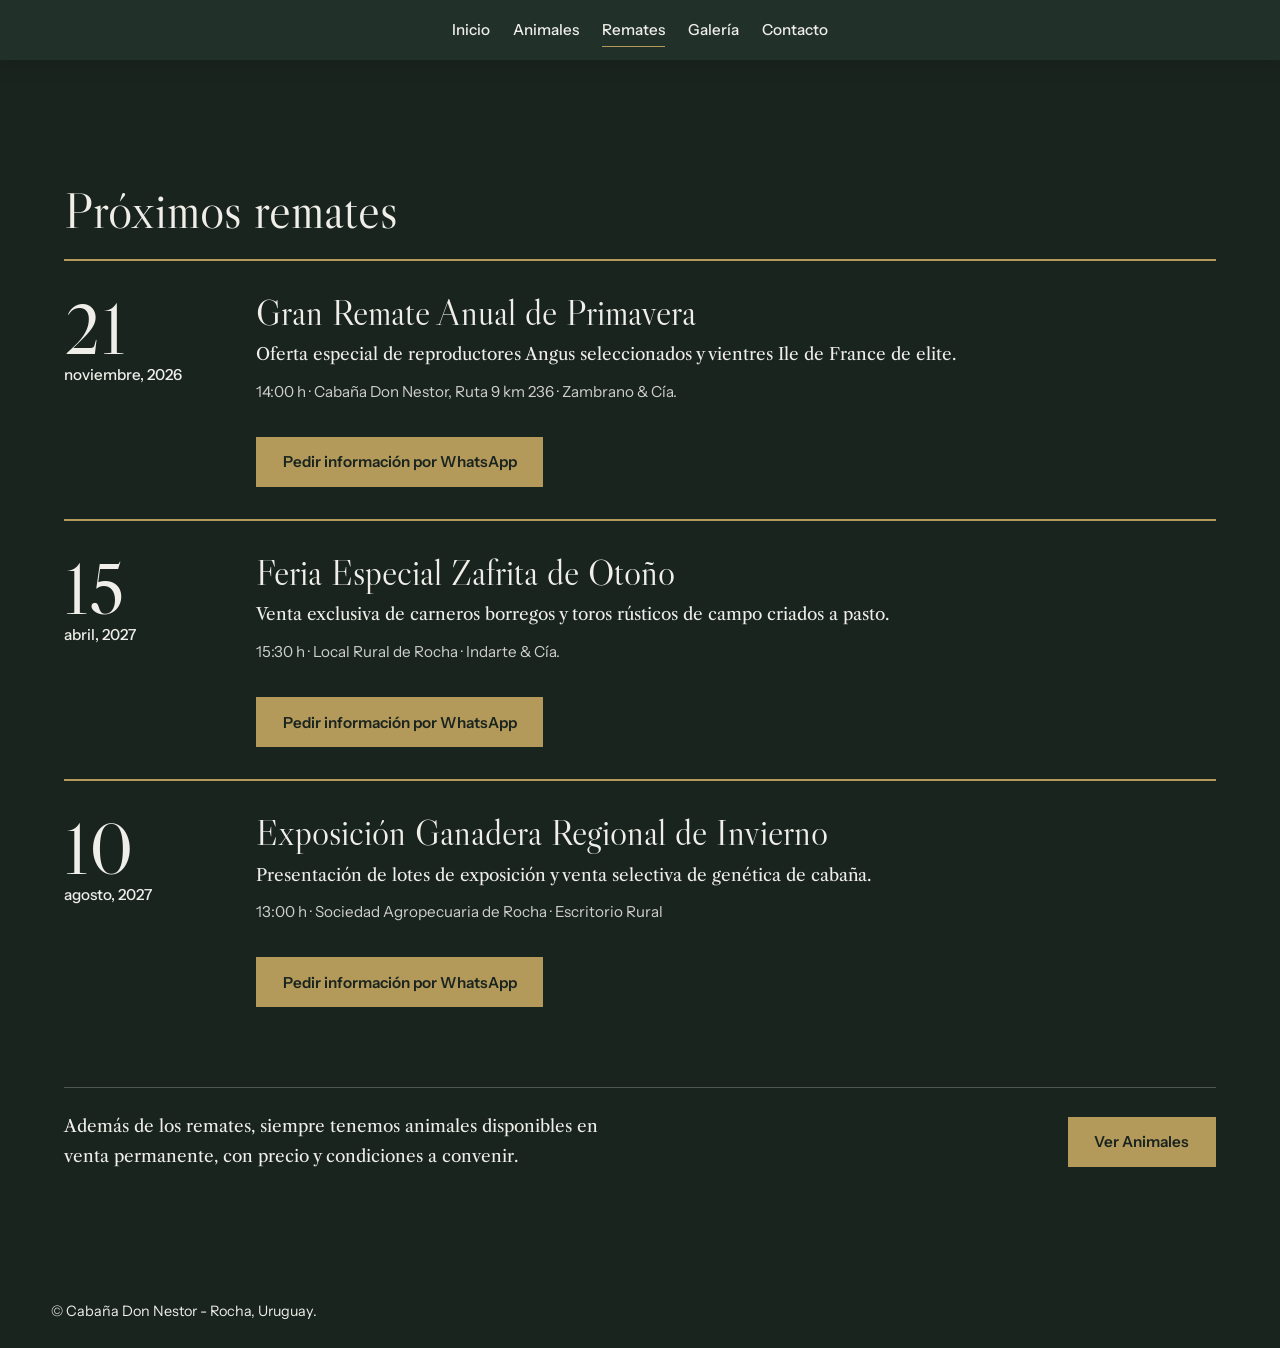
<file: remates.html>
<!DOCTYPE html>
<html lang="es">
<head>
<meta charset="utf-8">
<meta name="viewport" content="width=device-width, initial-scale=1">
<title>Próximos Remates | Cabaña Don Nestor</title>
<link rel="preconnect" href="https://fonts.googleapis.com">
<link rel="preconnect" href="https://fonts.gstatic.com" crossorigin>
<link href="https://fonts.googleapis.com/css2?family=Instrument+Sans:wght@400;500;600&family=Libre+Caslon+Display&family=Libre+Caslon+Text:ital,wght@0,400;1,400&display=swap" rel="stylesheet">
<link rel="stylesheet" href="css/styles.css">
<link rel="stylesheet" href="css/extras.css">

<style>
  @media (max-width: 600px) {
    main {
      padding-top: 4.2rem !important;
    }
    .seccion {
      padding: 1.5rem 0.75rem !important;
    }
    .seccion h2 {
      font-size: 1.8rem !important;
      margin-bottom: 0.5rem !important;
    }
    .remate {
      grid-template-columns: 1fr !important;
      gap: 0.75rem !important;
      padding: 1.5rem 0 !important;
    }
    .remate .fecha b {
      font-size: 2.5rem !important;
    }
    .permanente {
      flex-direction: column !important;
      align-items: flex-start !important;
      gap: 1rem !important;
    }
    .permanente .botones {
      width: 100% !important;
    }
    .permanente .botones a {
      width: 100% !important;
      text-align: center !important;
    }
  }
</style>
</head>
<body class="fondo-oscuro">

<header class="cabecera">
  <nav aria-label="Principal">
    <ul class="menu">
      <li><a href="index.html">Inicio</a></li>
      <li><a href="catalogo.html">Animales</a></li>
      <li><a href="remates.html" class="activo">Remates</a></li>
      <li><a href="galeria.html">Galería</a></li>
      <li><a href="contacto.html">Contacto</a></li>
    </ul>
  </nav>
</header>

<div class="logo-flotante" id="logoFlotante">
  <a class="marca" href="index.html">
    <img src="img/logos/logo-principal.png" alt="Logo de Cabaña Don Nestor" onerror="this.parentElement.classList.add('sin-imagen');this.remove()">
    <span class="texto">Cabaña Don Nestor</span>
  </a>
</div>

<main style="padding-top: 5rem;">
  <section class="seccion fondo-oscuro" id="remates">
    <div class="ancho">
      <h2>Próximos remates</h2>
      
      <div id="lista-remates">
        
        <!-- Remate 1 -->
        <article class="remate">
          <div class="fecha">
            <b>21</b>
            <span>noviembre, 2026</span>
          </div>
          <div>
            <h3>Gran Remate Anual de Primavera</h3>
            <p>Oferta especial de reproductores Angus seleccionados y vientres Ile de France de elite.</p>
            <p class="meta">14:00 h · Cabaña Don Nestor, Ruta 9 km 236 · Zambrano &amp; Cía.</p>
            
            <div class="botones">
              <a class="boton lleno" href="https://wa.me/59899123456?text=Hola,%20quiero%20información%20sobre%20el%20Gran%20Remate%20Anual%20de%20Primavera." target="_blank" rel="noopener">Pedir información por WhatsApp</a>
            </div>
          </div>
        </article>

        <!-- Remate 2 -->
        <article class="remate">
          <div class="fecha">
            <b>15</b>
            <span>abril, 2027</span>
          </div>
          <div>
            <h3>Feria Especial Zafrita de Otoño</h3>
            <p>Venta exclusiva de carneros borregos y toros rústicos de campo criados a pasto.</p>
            <p class="meta">15:30 h · Local Rural de Rocha · Indarte &amp; Cía.</p>
            
            <div class="botones">
              <a class="boton lleno" href="https://wa.me/59899123456?text=Hola,%20quiero%20información%20sobre%20la%20Feria%20Especial%20Zafrita%20de%20Otoño." target="_blank" rel="noopener">Pedir información por WhatsApp</a>
            </div>
          </div>
        </article>

        <!-- Remate 3 -->
        <article class="remate">
          <div class="fecha">
            <b>10</b>
            <span>agosto, 2027</span>
          </div>
          <div>
            <h3>Exposición Ganadera Regional de Invierno</h3>
            <p>Presentación de lotes de exposición y venta selectiva de genética de cabaña.</p>
            <p class="meta">13:00 h · Sociedad Agropecuaria de Rocha · Escritorio Rural</p>
            
            <div class="botones">
              <a class="boton lleno" href="https://wa.me/59899123456?text=Hola,%20quiero%20información%20sobre%20la%20Exposición%20Ganadera%20Regional." target="_blank" rel="noopener">Pedir información por WhatsApp</a>
            </div>
          </div>
        </article>

      </div>

      <div class="permanente">
        <p>Además de los remates, siempre tenemos animales disponibles en venta permanente, con precio y condiciones a convenir.</p>
        <div class="botones">
          <a class="boton lleno" href="catalogo.html">Ver Animales</a>
        </div>
      </div>
    </div>
  </section>
</main>

<footer>
  <p>&copy; Cabaña Don Nestor - Rocha, Uruguay.</p>
</footer>

<script src="js/main.js"></script>
</body>
</html>
</file>
<file: css/styles.css>
:root{
  --pasto:#22302A; --pasto-hondo:#1A241F; --hueso:#EFEEE8; --paja:#B39A5B; --piedra:#5E625A;
  --display:"Libre Caslon Display","Times New Roman",serif;
  --texto:"Libre Caslon Text",Georgia,serif;
  --ui:"Instrument Sans",system-ui,sans-serif;
  --lado:clamp(1.25rem, 4vw, 4rem);
  --suave:cubic-bezier(.22,.8,.24,1);
}
*{box-sizing:border-box;margin:0}
html{scroll-behavior:smooth;scroll-padding-top:6.5rem;overflow-x:hidden}
body{font-family:var(--texto);font-size:1.0625rem;line-height:1.75;color:var(--pasto);background:var(--hueso);overflow-x:hidden;-webkit-tap-highlight-color:transparent}
img{max-width:100%;display:block}
a{color:inherit}
a:focus-visible,button:focus-visible{outline:2px solid var(--paja);outline-offset:3px}
h1,h2,h3{font-family:var(--display);font-weight:400;line-height:1.1}
h2{font-size:clamp(2rem, 4vw, 3.25rem);margin-bottom:1.25rem}
h3{font-size:clamp(1.75rem, 3vw, 2.25rem);margin-bottom:.75rem}
p+p{margin-top:1em}
.seccion{padding:clamp(4rem, 8vw, 7rem) var(--lado)}
.ancho{max-width:72rem;margin:0 auto}

/* Logos */
.marca .texto{position:absolute;width:1px;height:1px;overflow:hidden;clip:rect(0 0 0 0)}
.marca.sin-imagen .texto{position:static;width:auto;height:auto;clip:auto;font-family:var(--display);font-size:1.4rem}

/* Cabecera principal fija con el menú */
.cabecera{position:fixed;inset:0 0 auto;z-index:10;display:flex;align-items:center;justify-content:center;padding:.85rem var(--lado);color:var(--hueso);
  background:var(--pasto);box-shadow:0 4px 20px rgba(0,0,0,.15);
  transition:background .4s,padding .4s var(--suave)}
.menu{display:flex;flex-wrap:wrap;justify-content:center;gap:clamp(1rem, 2.5vw, 2.5rem);list-style:none;padding:0;font-family:var(--ui);font-size:clamp(0.85rem, 1.4vw, .95rem);font-weight:500}
.menu a{position:relative;display:inline-block;text-decoration:none;padding:.2rem 0;white-space:nowrap}
.menu a::after{content:"";position:absolute;left:0;right:0;bottom:0;height:1px;background:var(--paja);transform:scaleX(0);transform-origin:100% 50%;transition:transform .45s var(--suave)}
.menu a:hover::after,.menu a.activo::after{transform:scaleX(1);transform-origin:0 50%}

/* Contenedor discreto del logo debajo del menú que acompaña al hacer scroll */
.logo-flotante{position:fixed;top:3.4rem;left:var(--lado);z-index:9;padding:.4rem .8rem;background:rgba(34,48,42,.85);backdrop-filter:blur(6px);border:1px solid rgba(179,154,91,.3);border-radius:2px;box-shadow:0 4px 12px rgba(0,0,0,.15);transition:opacity .3s var(--suave),transform .3s var(--suave)}
.logo-flotante img{height:1.8rem;width:auto}
.logo-flotante.oculto{opacity:0;transform:translateY(-10px);pointer-events:none}

/* Portada */
.portada{position:relative;overflow:hidden;min-height:100svh;display:flex;align-items:center;padding:7rem var(--lado) 4rem;color:var(--hueso);background:var(--pasto)}
.portada::before{content:"";position:absolute;inset:-6% 0;z-index:0;will-change:transform;
  background:linear-gradient(90deg,rgba(26,36,31,.85),rgba(26,36,31,.3)),url(../img/fondos/portada.jpg) center/cover,var(--pasto);
  transform:translate3d(0,var(--py,0px),0) scale(1.08);animation:aire 18s ease-out forwards}
@keyframes aire{to{transform:translate3d(0,var(--py,0px),0) scale(1)}}
.portada .contenido{position:relative;z-index:1;max-width:38rem;will-change:transform,opacity}
.portada h1 img{width:min(34rem,82vw);height:auto}
.portada h1.marca.sin-imagen .texto{font-size:clamp(2.7rem, 7vw, 5.5rem)}
.portada p{margin-top:1.5rem;font-size:clamp(1.1rem, 2vw, 1.25rem);font-style:italic}
.botones{display:flex;flex-wrap:wrap;gap:1rem;margin-top:2.25rem}
.boton{position:relative;overflow:hidden;isolation:isolate;display:inline-block;font:600 .95rem var(--ui);text-decoration:none;padding:.9rem 1.6rem;border:1px solid var(--paja);transition:color .4s var(--suave),transform .3s var(--suave)}
.boton::before{content:"";position:absolute;inset:0;z-index:-1;transform:translateY(101%);transition:transform .45s var(--suave)}
.boton:active{transform:scale(.97)}
.boton.lleno{background:var(--paja);color:var(--pasto-hondo)}
.boton.lleno::before{background:var(--hueso)}
.boton.vacio{color:inherit}
.boton.vacio::before{background:var(--paja)}
.boton.vacio:hover,.boton.vacio:focus-visible{color:var(--pasto-hondo)}
.boton:hover::before,.boton:focus-visible::before{transform:none}


/* Animaciones de entrada limpias */
.js .portada .contenido>*{opacity:0;animation:subir 1.1s var(--suave) forwards}
.js .portada h1{animation-name:nombre;animation-duration:1.5s;animation-delay:.2s}
.js .portada p{animation-delay:.85s}
.js .portada .boton{opacity:0;animation:subir 1s var(--suave) forwards}
.js .portada .contenido .botones{opacity:1;animation:none}
.js .portada .boton:nth-child(1){animation-delay:1.2s}
.js .portada .boton:nth-child(2){animation-delay:1.35s}
.js .bajar{opacity:0;animation:subir 1s var(--suave) 1.8s forwards}
@keyframes subir{from{opacity:0;transform:translateY(22px)}to{opacity:1;transform:none}}
@keyframes nombre{from{opacity:0;transform:translateY(16px) scale(.96);filter:blur(10px)}to{opacity:1;transform:none;filter:blur(0)}}

/* Aparición al hacer scroll */
.js [data-r]{opacity:0;transform:translateY(24px);transition:opacity .9s var(--suave),transform .9s var(--suave);transition-delay:calc(var(--i,0)*100ms)}
.js [data-r].visto{opacity:1;transform:none}
.js h2[data-r]{opacity:1;transform:none;clip-path:inset(0 0 100% 0);transition:clip-path 1s var(--suave)}
.js h2[data-r].visto{clip-path:inset(-10% 0 -10% 0)}

/* Bloques principales (La Cabaña, Ubicación) */
.dos{display:grid;grid-template-columns:1.2fr 1fr;gap:clamp(2.5rem, 5vw, 6rem);align-items:start}
.datos{border-top:2px solid var(--paja);font-family:var(--ui)}
.datos div{display:grid;grid-template-columns:7rem 1fr;gap:1rem;padding:1rem 0;border-bottom:1px solid rgba(34,48,42,.2)}
.datos dt{color:var(--piedra);font-size:.9rem}
.datos dd{font-weight:500}

/* Banda central */
.banda{position:relative;overflow:hidden;min-height:45vh;display:grid;place-items:center;padding:3rem var(--lado);text-align:center;color:var(--hueso);background:var(--pasto)}
.banda::before{content:"";position:absolute;inset:-18% 0;z-index:0;will-change:transform;
  background:linear-gradient(rgba(26,36,31,.4),rgba(26,36,31,.4)),var(--img) center/cover,var(--pasto);
  transform:translate3d(0,var(--py,0px),0)}
.banda p{position:relative;z-index:1;font:clamp(1.75rem, 4vw, 3.25rem)/1.15 var(--display)}

/* Razas */
.razas{display:grid;grid-template-columns:1fr 1fr}
.raza{position:relative;overflow:hidden;isolation:isolate;min-height:32rem;display:flex;flex-direction:column;justify-content:flex-end;padding:clamp(2rem, 4vw, 4.5rem) var(--lado);color:var(--hueso);background:var(--pasto-hondo)}
.raza::before{content:"";position:absolute;inset:0;z-index:-2;background:var(--img) center/cover;transform:scale(1.1);transition:transform 1.8s var(--suave)}
.raza::after{content:"";position:absolute;inset:0;z-index:-1;background:linear-gradient(to top,rgba(26,36,31,.9),rgba(26,36,31,.15) 75%)}
.raza.visto::before{transform:scale(1)}
.raza h3,.raza p{transition:transform .7s var(--suave)}
.raza p{max-width:28rem}
@media (hover:hover){
  .raza.visto:hover::before{transform:scale(1.04)}
  .raza:hover h3{transform:translateY(-.3rem)}
}

/* Angus de Chafalote */
.chafalote{position:relative;overflow:hidden;color:var(--hueso);background:var(--pasto-hondo)}
.chafalote::before{content:"";position:absolute;inset:-12% 0;z-index:0;will-change:transform;
  background:linear-gradient(rgba(26,36,31,.8),rgba(26,36,31,.8)),url(../img/fondos/chafalote.jpg) center/cover,var(--pasto-hondo);
  transform:translate3d(0,var(--py,0px),0)}
.chafalote .ancho{position:relative;z-index:1}
.chafalote .dos{align-items:center}
.chafalote img{width:min(20rem,100%);margin:0 auto}
.chafalote .marca.sin-imagen .texto{font-size:2.3rem}

/* Contacto y Footer */
.contacto{background:var(--pasto);color:var(--hueso);text-align:center}
.contacto p{max-width:34rem;margin:0 auto}
.contacto .botones{justify-content:center}
footer{display:flex;flex-wrap:wrap;align-items:center;justify-content:space-between;gap:1rem;padding:1.75rem var(--lado);background:var(--pasto-hondo);color:var(--hueso);font:.9rem var(--ui)}
footer img{height:2.5rem;width:auto}

/* Adaptación fluida para pantallas compactas / móviles */
@media (max-width: 820px){
  .dos,.razas{grid-template-columns:1fr}
  .raza{min-height:26rem}
  html{scroll-padding-top:7rem}
}

@media (prefers-reduced-motion:reduce){
  html{scroll-behavior:auto}
  *,*::before,*::after{animation:none!important;transition-duration:.01ms!important;transition-delay:0s!important}
  .js .portada .contenido>*,.js .portada .boton,.js .bajar,.js [data-r]{opacity:1!important;transform:none!important;filter:none!important}
  .js h2[data-r]{clip-path:none!important}
  .portada::before,.banda::before,.chafalote::before,.raza::before{transform:none!important}
}

/* Imágenes de fondo (rutas relativas a esta hoja: css/ -> ../img/) */
.banda-campo{--img:url(../img/fondos/campo.jpg)}
.raza-angus{--img:url(../img/fondos/angus.jpg)}
.raza-ile-de-france{--img:url(../img/fondos/ile-de-france.jpg)}
</file>
<file: css/extras.css>
/* Catálogo, remates, galería y ficha. Usa las variables de styles.css */
.menu{gap:clamp(.7rem,1.8vw,2rem)}
.fondo-oscuro{background:var(--pasto-hondo);color:var(--hueso)}
.filtros{display:flex;flex-wrap:wrap;gap:.6rem;margin:2rem 0 2.5rem}
.filtros button{font:500 .9rem var(--ui);padding:.5rem 1.1rem;background:none;color:inherit;border:1px solid currentColor;opacity:.7;cursor:pointer;transition:opacity .3s,background .3s,color .3s}
.filtros button[aria-pressed=true]{opacity:1;background:var(--pasto);color:var(--hueso);border-color:var(--pasto)}
.fondo-oscuro .filtros button[aria-pressed=true]{background:var(--paja);color:var(--pasto-hondo);border-color:var(--paja)}
.grilla{display:grid;grid-template-columns:repeat(auto-fill,minmax(16rem,1fr));gap:clamp(1.25rem,2.5vw,2rem)}
.vacio-msg{font-family:var(--ui);color:var(--piedra);grid-column:1/-1}

.ficha-card{all:unset;box-sizing:border-box;cursor:pointer;display:flex;flex-direction:column;border-bottom:2px solid var(--paja);animation:entra .6s var(--suave) both}
.ficha-card:focus-visible{outline:2px solid var(--paja);outline-offset:4px}
.ficha-card .foto{position:relative;aspect-ratio:4/5;overflow:hidden;background:var(--pasto)}
.ficha-card .foto img{width:100%;height:100%;object-fit:cover;transition:transform 1.2s var(--suave)}
.ficha-card:hover .foto img{transform:scale(1.04)}
.etiqueta{position:absolute;left:0;bottom:0;padding:.3rem .8rem;font:600 .8rem var(--ui);background:var(--paja);color:var(--pasto-hondo)}
.etiqueta.remate{background:var(--hueso)}
.etiqueta.reservado{background:var(--piedra);color:var(--hueso)}
.ficha-card h3{font-size:1.6rem;margin:1rem 0 .15rem}
.ficha-card .sub{font:.9rem var(--ui);color:var(--piedra);padding-bottom:1rem}
@keyframes entra{from{opacity:0;transform:translateY(14px)}}

.remate{display:grid;grid-template-columns:9rem 1fr;gap:clamp(1.5rem,4vw,3rem);padding:2rem 0;border-top:2px solid var(--paja)}
.remate .fecha{font-family:var(--display);line-height:1}
.remate .fecha b{display:block;font-weight:400;font-size:4.5rem}
.remate .fecha span{font:500 .95rem var(--ui)}
.remate h3{margin-bottom:.5rem}
.remate .meta{font:.95rem var(--ui);opacity:.85;margin-top:.75rem}
.lotes{display:flex;flex-wrap:wrap;gap:.6rem;margin-top:1.25rem}
.lotes button{font:500 .9rem var(--ui);padding:.5rem 1rem;color:inherit;background:none;border:1px solid var(--paja);cursor:pointer;transition:background .3s,color .3s}
.lotes button:hover{background:var(--paja);color:var(--pasto-hondo)}
.permanente{margin-top:3rem;padding-top:1.5rem;border-top:1px solid rgba(239,238,232,.25);display:flex;flex-wrap:wrap;gap:1rem;align-items:center;justify-content:space-between}
.permanente p{max-width:36rem}
.permanente .botones{margin:0}

.galeria{columns:3 15rem;column-gap:1rem}
.galeria button{all:unset;box-sizing:border-box;cursor:zoom-in;position:relative;display:block;width:100%;margin-bottom:1rem;break-inside:avoid;background:var(--pasto);min-height:9rem}
.galeria button:focus-visible{outline:2px solid var(--paja);outline-offset:3px}
.galeria img{width:100%;height:auto;transition:opacity .4s}
.galeria button:hover img{opacity:.85}
.galeria .play{position:absolute;inset:0;display:grid;place-items:center}
.galeria .play::after{content:"";width:3.4rem;height:3.4rem;border-radius:50%;border:1px solid var(--paja);background:rgba(26,36,31,.75) url("data:image/svg+xml,%3Csvg xmlns='http://www.w3.org/2000/svg' viewBox='0 0 24 24'%3E%3Cpath fill='%23EFEEE8' d='M9 7l9 5-9 5z'/%3E%3C/svg%3E") center/60%}
.galeria .pie{position:absolute;left:0;right:0;bottom:0;padding:1.5rem .8rem .6rem;font:.85rem var(--ui);color:var(--hueso);background:linear-gradient(transparent,rgba(26,36,31,.85))}

dialog{border:0;padding:0;width:min(62rem,94vw);max-height:92vh;background:var(--hueso);color:var(--pasto);overflow:auto;margin:auto}
dialog::backdrop{background:rgba(26,36,31,.88)}
dialog[open]{animation:entra .4s var(--suave)}
.cerrar{position:absolute;top:.6rem;right:.6rem;z-index:2;width:2.6rem;height:2.6rem;font:1.4rem var(--ui);cursor:pointer;color:var(--hueso);background:rgba(26,36,31,.8);border:1px solid var(--paja)}
.ficha{display:grid;grid-template-columns:1fr 1.15fr}
.ficha-lado{background:var(--pasto)}
.ficha-lado img,.ficha-lado video{width:100%;height:100%;object-fit:cover;min-height:20rem;display:block}
.ficha-cuerpo{padding:clamp(1.5rem,3vw,2.5rem)}
.ficha-cuerpo h3{margin-bottom:.25rem}
.ficha-cuerpo .sub{font:.95rem var(--ui);color:var(--piedra);margin-bottom:1.25rem}
.ficha-cuerpo .datos div{grid-template-columns:9rem 1fr;padding:.65rem 0}
.ficha-cuerpo .botones{margin-top:1.5rem}
.visor{background:var(--pasto-hondo);color:var(--hueso)}
.visor img,.visor video{width:100%;max-height:82vh;object-fit:contain;display:block}
.visor iframe{width:100%;aspect-ratio:16/9;border:0;display:block}
.visor p{padding:.8rem 1rem;font:.9rem var(--ui)}

@media (max-width:820px){
  .ficha{grid-template-columns:1fr}.ficha-lado img,.ficha-lado video{min-height:0;max-height:45vh}
  .remate{grid-template-columns:1fr;gap:1rem}
  .remate .fecha b{display:inline;font-size:3rem;margin-right:.5rem}
}
@media (prefers-reduced-motion:reduce){.ficha-card,dialog[open]{animation:none!important}}
</file>
